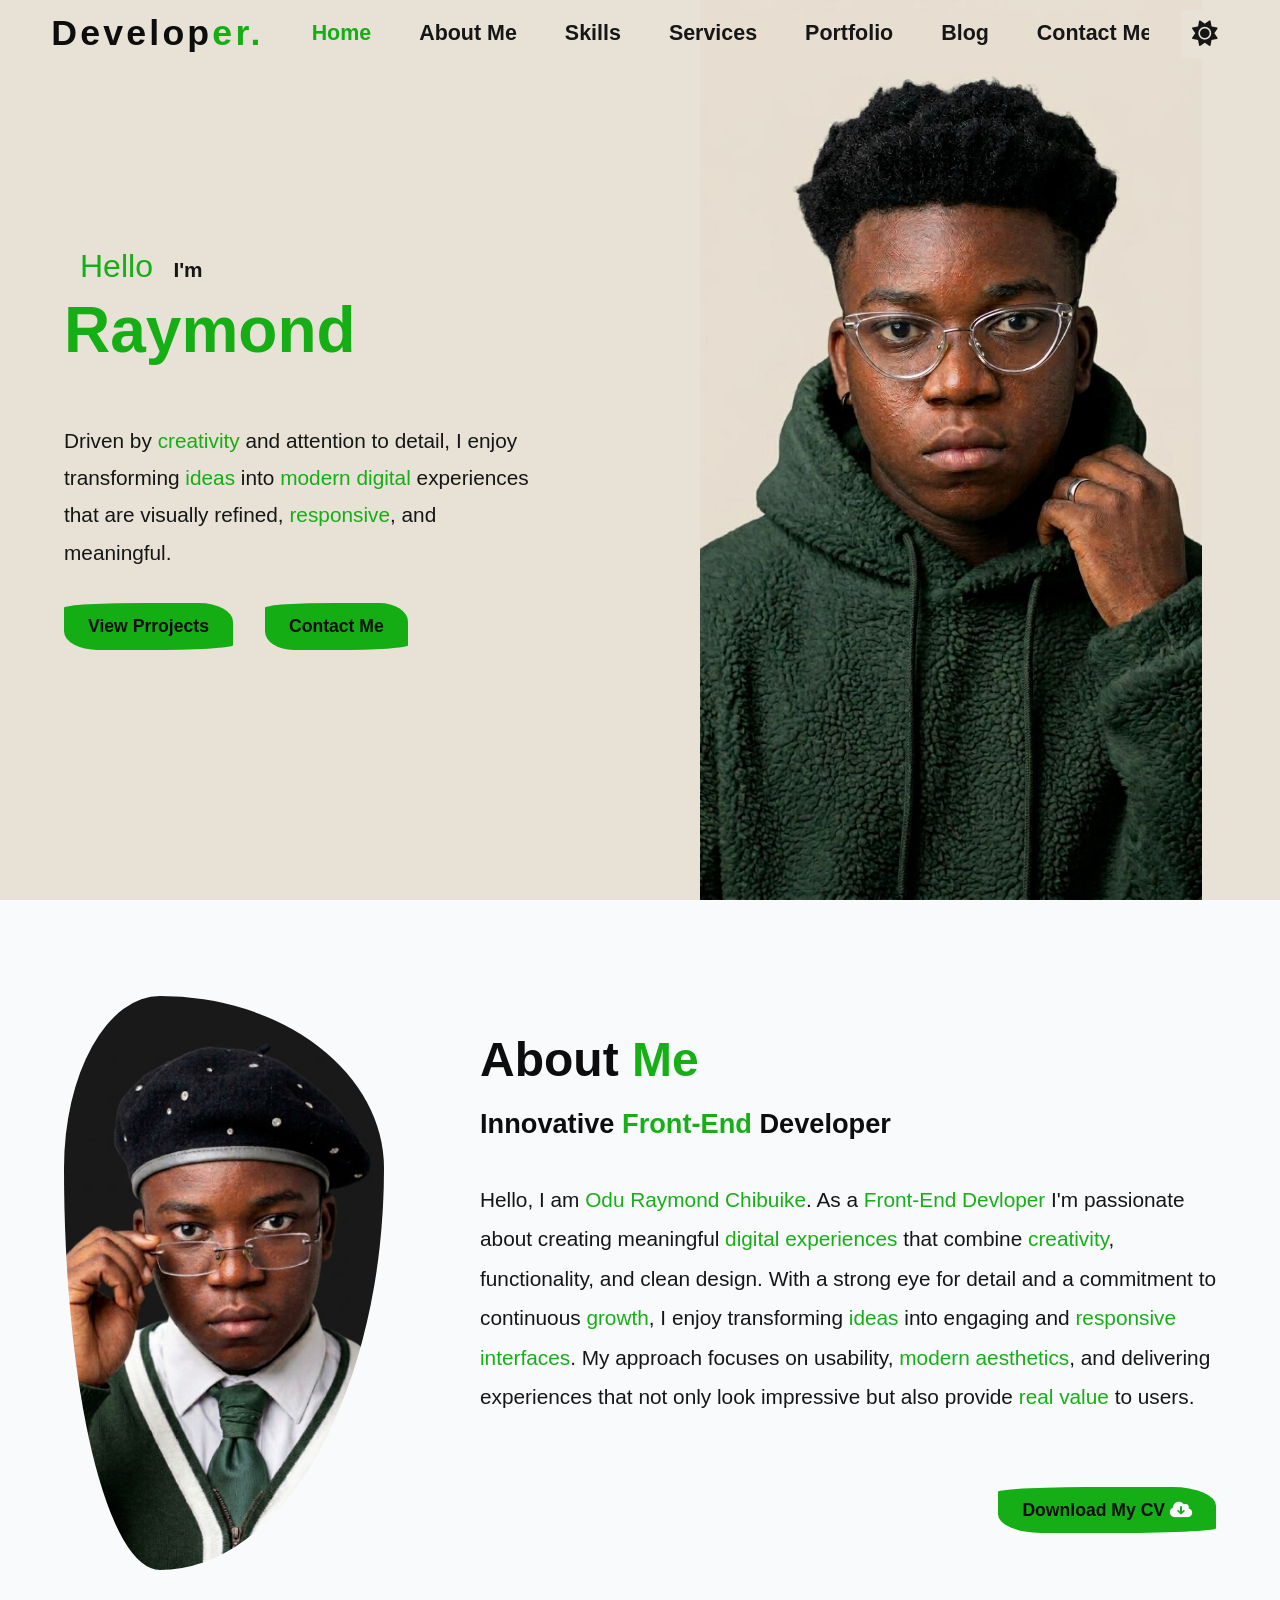
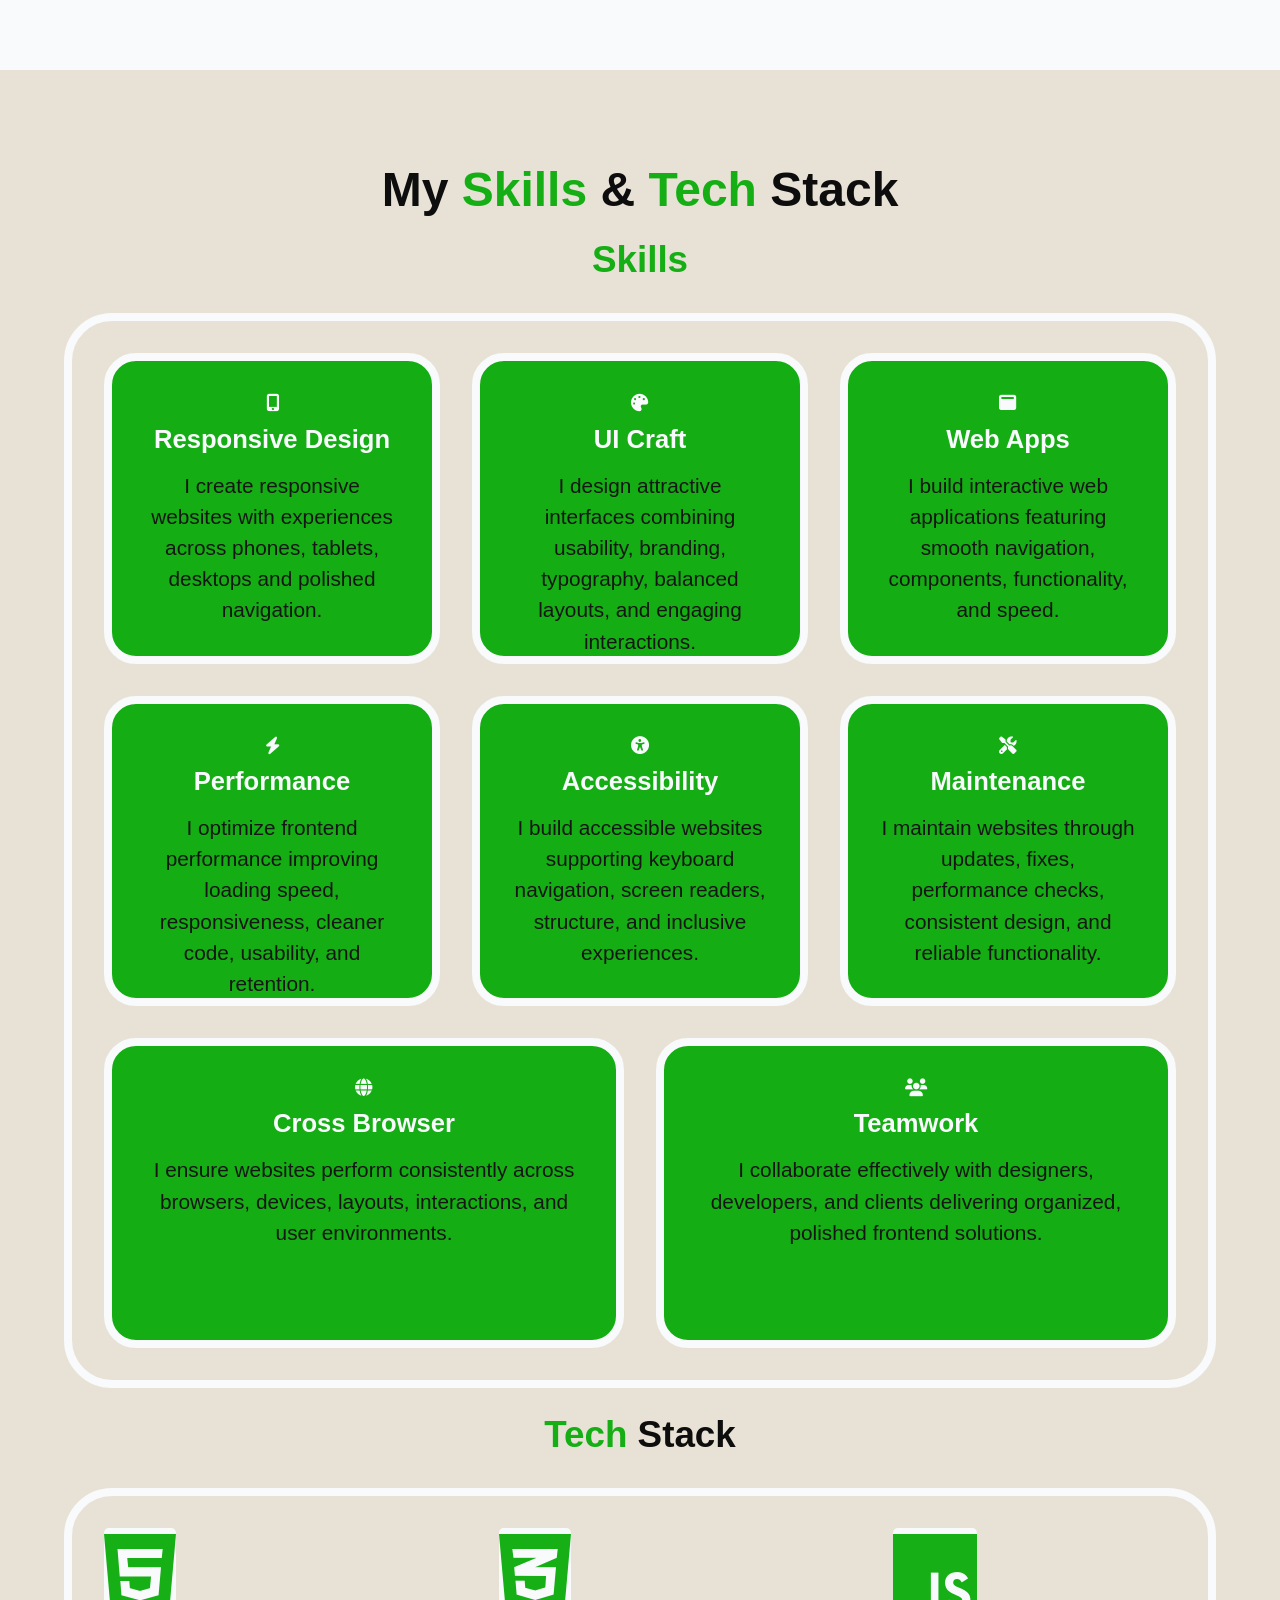
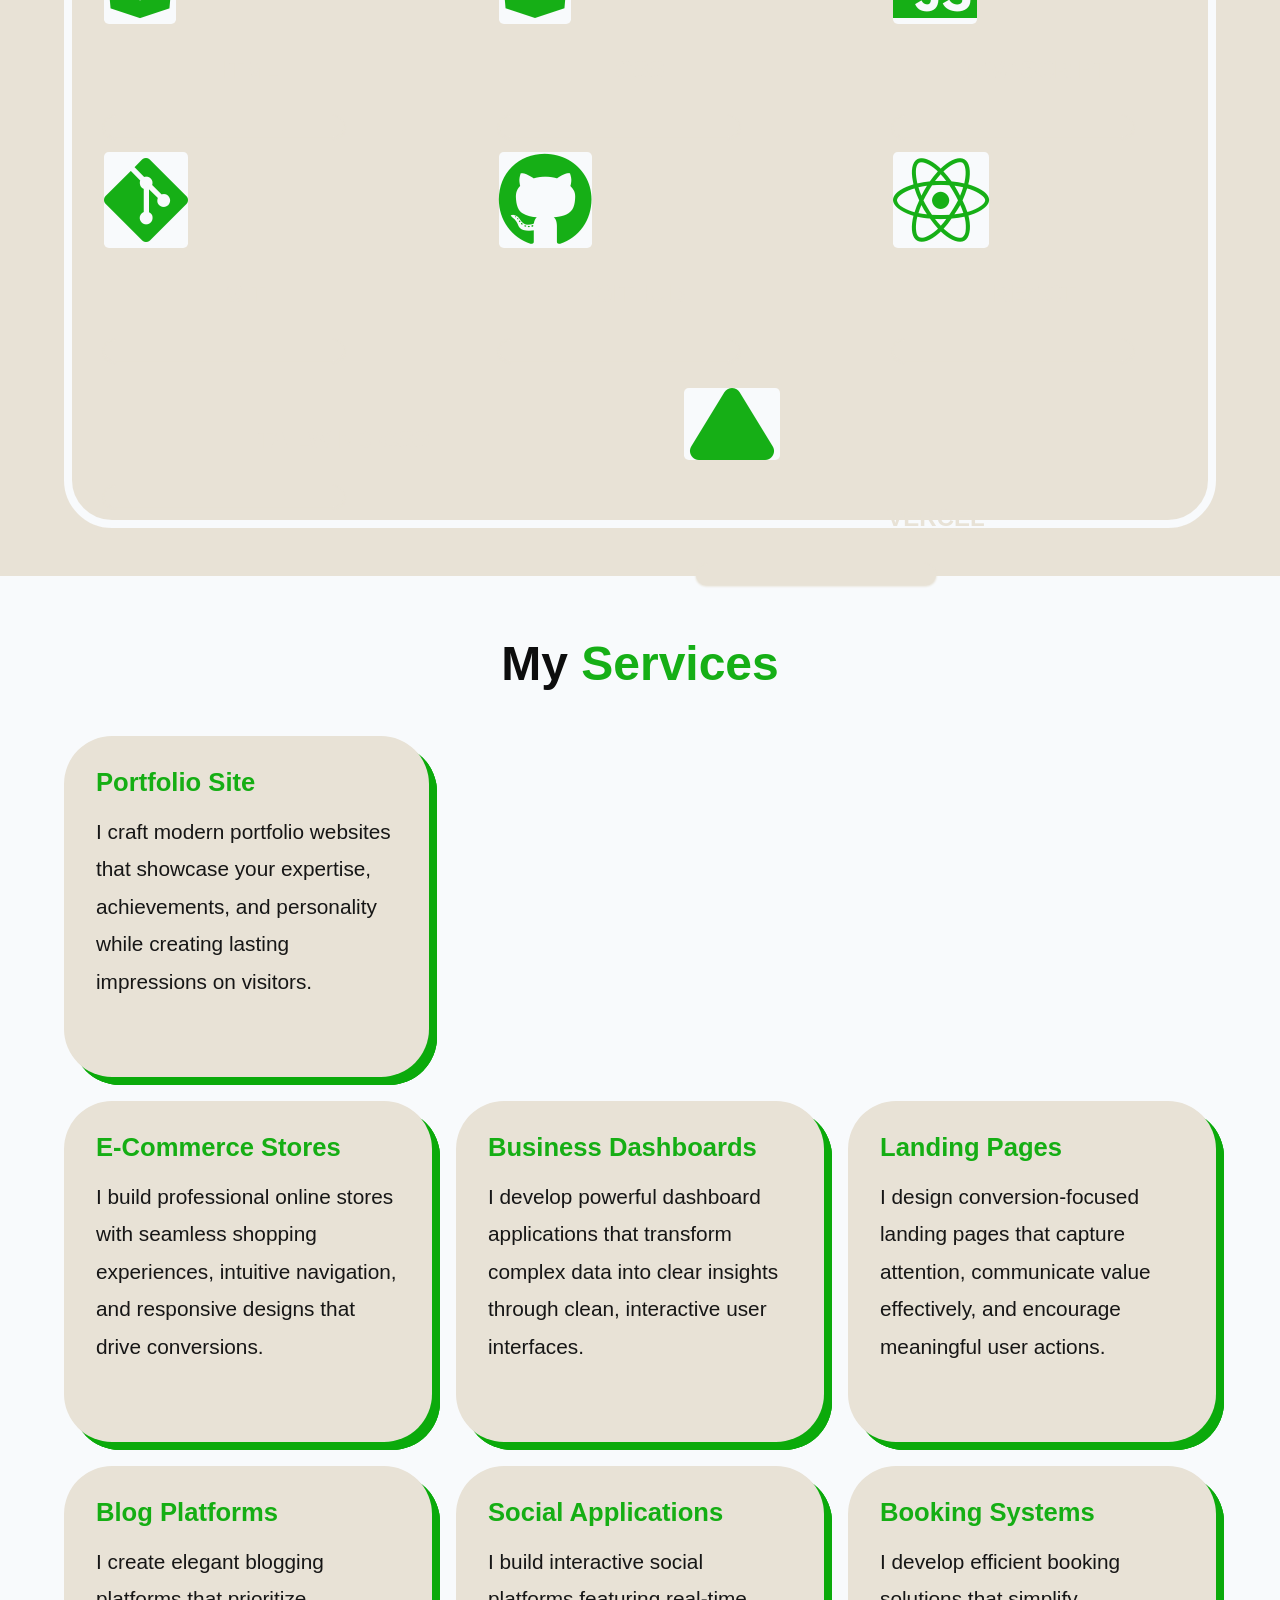
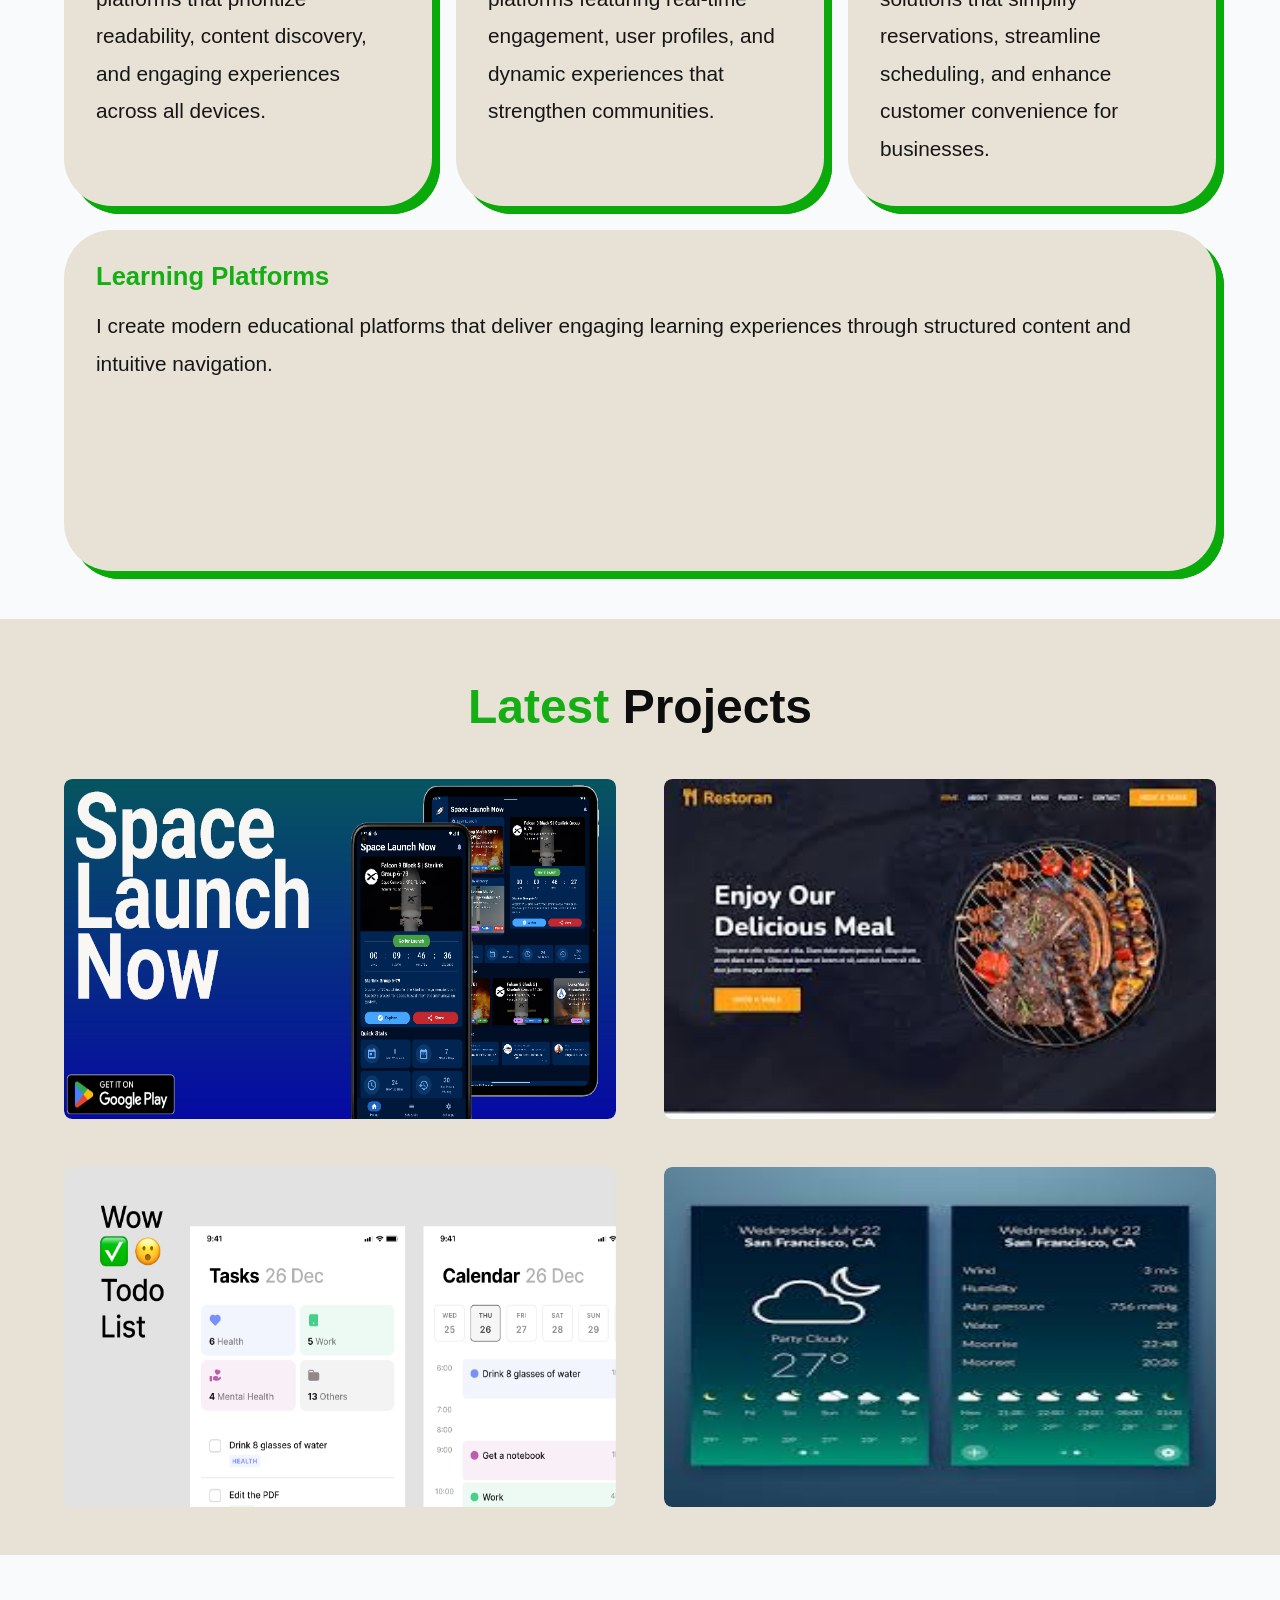
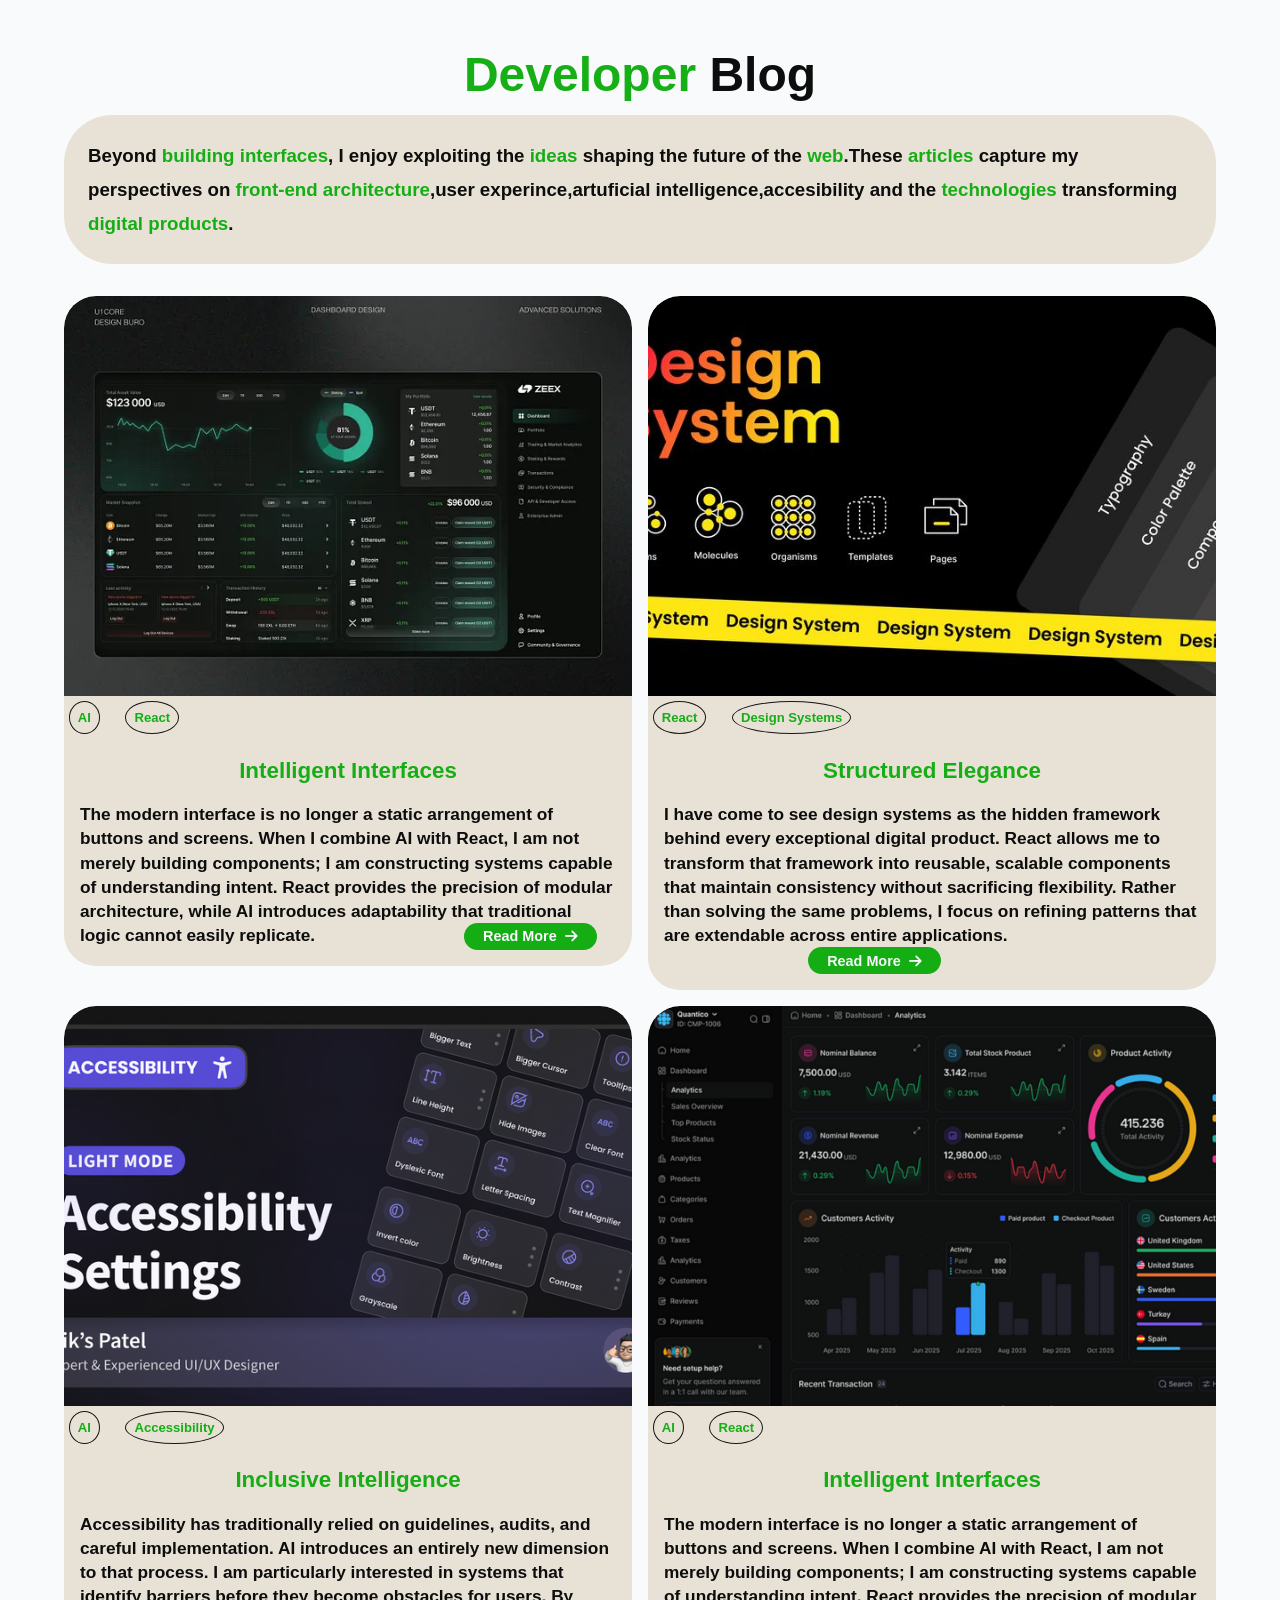
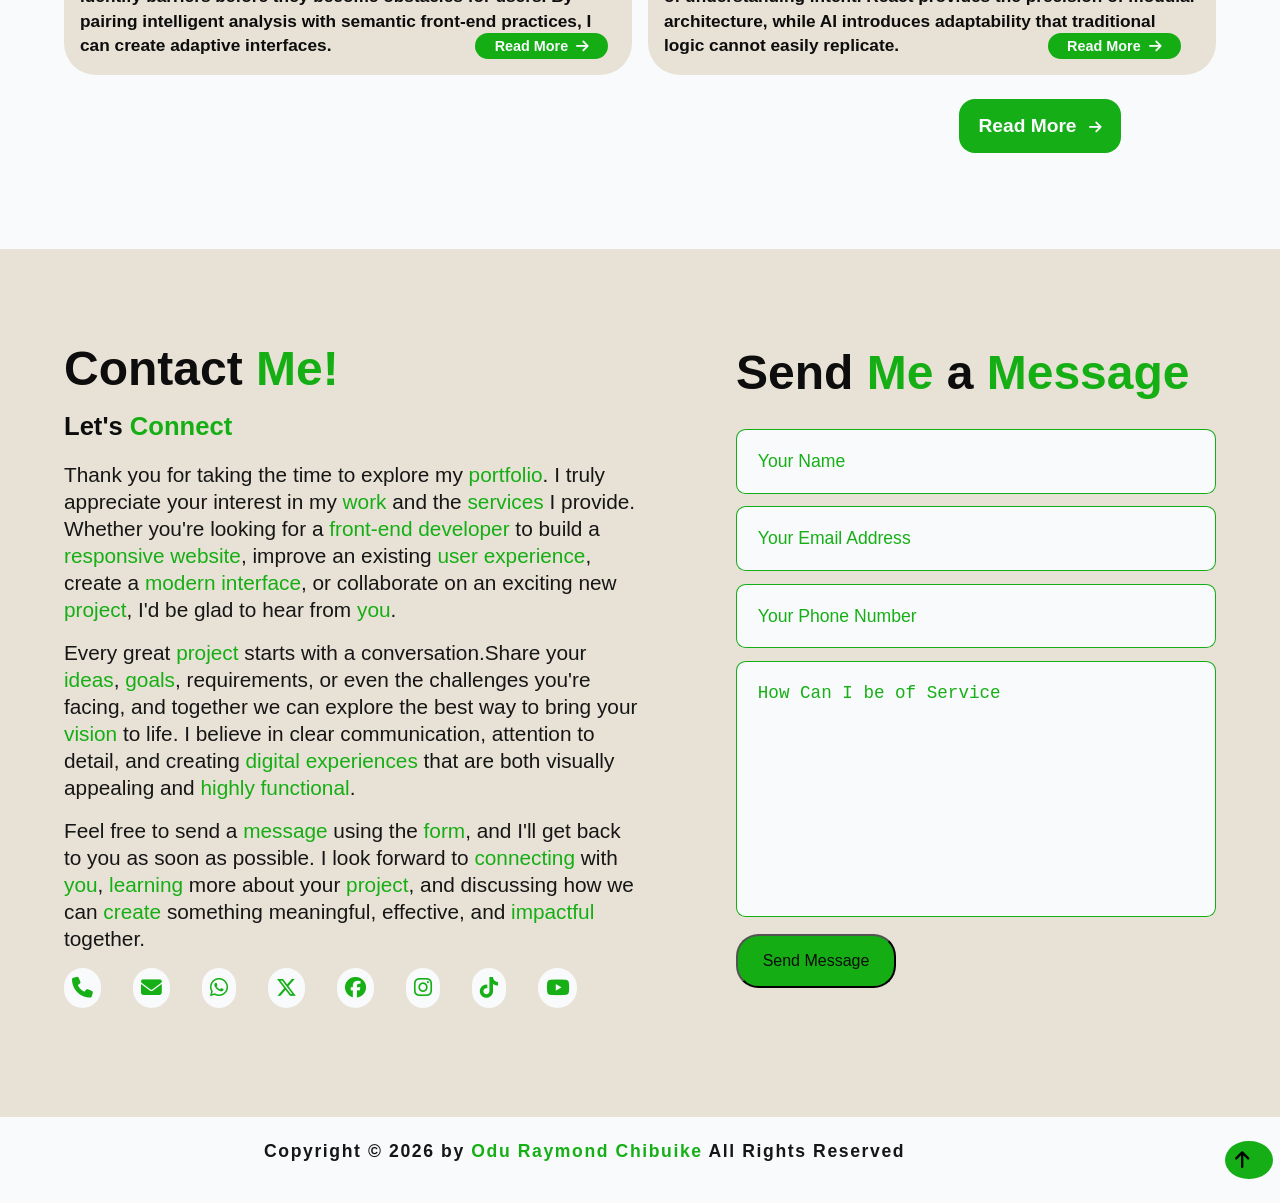
<file: index.html>
<!doctype html>
<html lang="en">
  <head>
    <meta charset="UTF-8" />
    <meta name="viewport" content="width=device-width, initial-scale=1.0" />
    <meta name="keywords" content="frontend developer portfolio, web developer portfolio, responsive web design, HTML CSS JavaScript projects, UI/UX developer portfolio, mobile responsive navigation menu, JavaScript web development, freelance web developer Nigeria">
    <meta name="description" content="Frontend developer portfolio showcasing responsive websites built with HTML, CSS, and JavaScript. Mobile-friendly UI, modern design, and interactive projects including responsive navigation menus and clean web interfaces.">
    <title>Odu Raymond Chibuike</title>
    <link rel="shortcut icon" href="/Assets/Favicon/favicon.jpg" type="image/x-icon" />
    <link rel="stylesheet" href="style.css" />
    <link rel="stylesheet" href="https://cdnjs.cloudflare.com/ajax/libs/font-awesome/6.5.0/css/all.min.css">

  </head>
  <body class="">
    <!-- Header Section  -->
    <header>
      <a href="#" class="logo"
        >Develop<span>er</span><span class="logo-sty">.</span></a
      >
      <ul class="navigation-list">
        <li><a href="#home" class="active">Home</a></li>
        <li><a href="#about">About Me</a></li>
               <li><a href="#skills">Skills</a></li>
        <li><a href="#services">Services</a></li>
        <li><a href="#portfolio">Portfolio</a></li>
        <li><a href="#blog">Blog</a></li>
        <li><a href="#contact">Contact Me</a></li>
      </ul>
 <button id="theme-switch"><i class="fa-solid fa-sun theme-icons"></i>
       <i class="fa-solid fa-moon theme-icons"></i>
        </button>
      <div  id="menu-icon">
      <i class="fa-solid fa-bars menu-icon menu-icon"></i>
      </div>
    </header>

    <!-- Home Section -->
    <section class="home" id="home">
      <div class="home-txt">
        <div class="slide">
          <span class="one">Hello</span>
          <span class="two">I'm</span>
        </div>
        <h1><span>Raymond</span></h1>
        <div class="text-typing">
          <h3 class="typing-text typing-text-1">Front-End<span> Developer</span>.</h3>
          <h3 class="typing-text typing-text-2">UI/UX<span> Designer</span>.</h3>
          <h3 class="typing-text typing-text-3">Content<span> Creator</span>.</h3>
        </div>
        <p>
          Driven by <span>creativity</span> and attention to detail,
           I enjoy transforming <span>ideas</span> into <span>modern digital</span> experiences 
          that are visually refined, <span>responsive</span>, and meaningful.
        </p>
        <div class="cta-btns">
          <a href="#portfolio" class="cta-btn1">View Prrojects</a>
          <a href="https://wa.link/848bq2" target="_blank" class="cta-btn2"><span></span>Contact Me</a>
        </div>
      </div>
    </section>

    <!-- About Section  -->
    <section class="about" id="about">
      <div class="about-img">
        <img src="./Assets/About-Images/About-Img-1.jpeg" alt="Profile-Image" class="abt-img" />
      </div>
      <div class="about-txt">
        <h2>About <span>Me</span></h2>
        <h4>Innovative <span> Front-End </span>Developer</h4>
        <p>
         Hello, I am <span>Odu Raymond Chibuike</span>. As a <span>Front-End Devloper</span> I'm passionate about creating meaningful <span>digital experiences</span> that combine <span>creativity</span>, 
         functionality, and clean design. With a strong eye for detail and a commitment to continuous
          <span>growth</span>, I enjoy transforming <span>ideas</span> into engaging and <span>responsive interfaces</span>. 
          My approach focuses on usability, <span>modern aesthetics</span>, and delivering experiences that 
          not only look impressive but also provide <span>real value</span> to users.

        </p>
        <a href="./Assets/CV/Odu Raymond Chibuike CV .pdf" download class="cta-btn-abt">Download My CV <i class="fa-solid fa-cloud-arrow-down download-btn"></i></a>
      </div>
    </section>

    <!-- Skills Section  -->

    <section class="skills" id="skills">

      <div class="main-txt">
        <h2>My <span>Skills</span> & <span>Tech</span> Stack </h2>
        <h3><span>Skills</span></h3>
      </div>
      
      <div class="tech-skills-items">
        <div class="tech-box">
<div class="s2-icons"><i class="fa-solid fa-mobile-screen-button s2-icons"></i></div>
<h3>Responsive Design</h3>
<p>I create responsive websites with experiences across phones, tablets, 
  desktops and polished navigation.</p>
        </div>
             <div class="tech-box">
<div class="s2-icons"><i class="fa-solid fa-palette s2-icons"></i></div>
<h3>UI Craft</h3>
<p> I design attractive interfaces combining usability, branding, typography,
   balanced layouts, and engaging interactions.</p>
        </div>

             <div class="tech-box">
<div class="s2-icons"><i class="fa-solid fa-window-maximize s2-icons"></i></div>
<h3>Web Apps</h3>
<p>
 I build interactive web applications featuring smooth navigation, 
  components, functionality, and speed.
  </p>
        </div>

             <div class="tech-box">
<div class="s2-icons"><i class="fa-solid fa-bolt s2-icons"></i></div>
<h3>Performance</h3>
<p>I optimize frontend performance improving loading speed, responsiveness,
   cleaner code, usability, and retention.</p>
        </div>
             <div class="tech-box">
<div class="s2-icons"><i class="fa-solid fa-universal-access s2-icons"></i></div>
<h3>Accessibility</h3>
<p> I build accessible websites supporting keyboard navigation,
   screen readers, structure, and inclusive experiences.</p>
        </div>
             <div class="tech-box">
<div class="s2-icons"><i class="fa-solid fa-screwdriver-wrench s2-icons"></i></div>
<h3>Maintenance</h3>
<p>I maintain websites through updates, fixes, performance checks, consistent design,
   and reliable functionality.
</p>
        </div>
                   <div class="tech-box">
<div class="s2-icons"><i class="fa-solid fa-globe s2-icons"></i></div>
<h3>Cross Browser</h3>
<p> I ensure websites perform consistently across browsers, devices, 
  layouts, interactions, and user environments.
</p>
        </div>

                   <div class="tech-box last-tech-box" >
<div class="s2-icons"><i class="fa-solid fa-users s2-icons"></i></div>
<h3>Teamwork</h3>
<p>I  collaborate effectively with designers, developers, and clients delivering organized, polished frontend solutions.
</p>
        </div>
      </div>
        <!-- <hr> -->
         <div class="main-txt">
        <h3><span>Tech</span> Stack</h3>
      </div>
      <div class="tech-stack-items">
        <div class="tech-stack-item" id="HTML">
          <!-- <img src="./Assets/Tech-Stack-Images/Html.jpg" alt="HTML"> -->
           <i class="tech-stack-item-icon fa-brands fa-html5"></i>
          <div class="tech-content-txt">
            <li><h3 class="h">HTML</h3></li>
            <span class="bar"><span class="html"></span></span>
          </div>
        </div>
        <div class="tech-stack-item">
          <i class="tech-stack-item-icon fa-brands fa-css3-alt"></i>
          <div class="tech-content-txt">
            <li><h3>CSS</h3></li>
            <span class="bar"><span class="css"></span></span>
          </div>
        </div>
        <div class="tech-stack-item">
           <i class="tech-stack-item-icon fa-brands fa-js"></i>
           <div class="tech-content-txt">
            <li><h3>JAVASCRIPT</h3></li>
            <span class="bar"><span class="javascript"></span></span>
          </div>
        </div>
        <div class="tech-stack-item">
           <i class="tech-stack-item-icon fa-brands fa-git-alt"></i>
            <div class="tech-content-txt">
            <li><h3 class="g">GIT</h3></li>
            <span class="bar"><span class="git"></span></span>
          </div>
        </div>
        <div class="tech-stack-item">
           <i class="tech-stack-item-icon fa-brands fa-github"></i>
           <div class="tech-content-txt">
            <li><h3>GITHUB</h3></li>
            <span class="bar"><span class="github"></span></span>
          </div>
        </div>
        <div class="tech-stack-item">
            <i class="tech-stack-item-icon fa-brands fa-react"></i>
           <div class="tech-content-txt">
            <li><h3 class="r">REACT</h3></li>
            <span class="bar"><span class="react"></span></span>
          </div>
        </div>
        <div class="tech-stack-item">
            <i class="tech-stack-item-icon fa-brands fa-tailwind-css"></i>
           <div class="tech-content-txt">
            <li><h3 class="r">TAILWIND-CSS</h3></li>
            <span class="bar"><span class="tailwind-css"></span></span>
          </div>
        </div>
        <div class="tech-stack-item">
           <i class="tech-stack-item-icon fa-solid fa-play"></i>
           <div class="tech-content-txt">
            <li><h3 class="v">VERCEL</h3></li>
            <span class="bar"><span class="vercel"></span></span>
          </div>
        </div>
      </div>
      </div>
    </section>
    <!-- Service Section -->
    <section class="services" id="services">
      <div class="main-txt">
    
        <h2>My <span>Services</span></h2>
      </div>
      <div class="services-items">
       <div class="card"> 
        <div class="box">
          <!-- <div class="glass"></div> -->
   <div class="content">
           <h3>Portfolio Site</h3>
          <p>
          I craft modern portfolio websites that showcase your expertise, achievements, 
          and personality while creating lasting impressions on visitors.
          <!-- <a href="#" class="read-more">Read More</a> --> </p>
   </div>
        </div></div>
        <div class="box">
          <div class="s-icons"></div>
          <h3>E-Commerce Stores</h3>
          <p>
           I build professional online stores with seamless shopping experiences,
            intuitive navigation, and responsive designs that drive conversions.
          </p>
          <!-- <a href="#" class="read-more">Read More</a> -->
        </div>
        <div class="box">
          <div class="s-icons"></div>
          <h3>Business Dashboards</h3>
          <p>
           I develop powerful dashboard applications that transform 
           complex data into clear insights through clean, interactive user interfaces.
          </p>
          <!-- <a href="#" class="read-more">Read More</a> -->
        </div>
              <div class="box">
          <div class="s-icons"></div>
          <h3>Landing Pages</h3>
          <p>
          I design conversion-focused landing pages that capture attention, 
          communicate value effectively, and encourage meaningful user actions.
          <!-- <a href="#" class="read-more">Read More</a> -->
        </div>
        <div class="box">
          <div class="s-icons"></div>
          <h3>Blog Platforms</h3>
          <p>
          I create elegant blogging platforms that prioritize readability, 
          content discovery, and engaging experiences across all devices.
          <!-- <a href="#" class="read-more">Read More</a> -->
        </div>
        <div class="box">
          <div class="s-icons"></div>
          <h3>Social Applications</h3>
          <p>
           I build interactive social platforms featuring real-time engagement, 
           user profiles, and dynamic experiences that strengthen communities.
          </p>
          <!-- <a href="#" class="read-more">Read More</a> -->
        </div>
        <div class="box">
          <div class="s-icons"></div>
          <h3>Booking Systems</h3>
          <p>
           I develop efficient booking solutions that simplify reservations, 
           streamline scheduling, and enhance customer convenience for businesses.
          </p>
          <!-- <a href="#" class="read-more">Read More</a> -->
        </div>
              <div class="box">
          <div class="s-icons"></div>
          <h3>Learning Platforms</h3>
          <p>
          I create modern educational platforms that deliver engaging learning
           experiences through structured content and intuitive navigation.
          <!-- <a href="#" class="read-more">Read More</a> -->
        </div>
      </div>
    </section>

    <!-- Portfolio Section  -->
    <section class="portfolio" id="portfolio">
      <div class="main-txt">
        <h2><span>Latest</span> Projects</h2>
      </div>
      <div class="portfolio-content">
        <div class="row">
          <img src="./Assets/Projects-Images/Space Launch.png" alt="portfolio-img-1" />
          <div class="layer">
            <h5>SpaceX Launch Tracker</h5>
            <p>
              A responsive dashboard that delivers real-time SpaceX mission data, launch schedules,
               and rocket details through a clean interface designed for speed, clarity, and exploration.
            </p>
           <div class="p-icons">
             <a href="#portfolio" class="fa-brands fa-github p-icon"></a>
             <a href="#portfolio" class="fa-solid fa-arrow-up-right-from-square p-icon"></a>
           </div>
          </div>
        </div>
        <div class="row">
          <img src="./Assets/Projects-Images/Restaurant.jfif" alt="portfolio-img-1" />
          <div class="layer">
            <h5>Restaurant Landing Page</h5>
            <p>
          A modern restaurant website showcasing menus, featured dishes, reservations, 
          and brand identity through elegant visuals, smooth interactions, and a mobile-first user experience.
            </p>
             <div class="p-icons">
             <a href="#portfolio" class="fa-brands fa-github p-icon"></a>
             <a href="#portfolio" class="fa-solid fa-arrow-up-right-from-square p-icon"></a>
           </div>
          </div>
        </div>
        <div class="row">
          <img src="./Assets/Projects-Images/To-do.png" alt="portfolio-img-1" />
          <div class="layer">
            <h5>To-Do App</h5>
            <p>
             A streamlined productivity application that helps users organize tasks, manage priorities, and track 
             progress with an intuitive interface focused on simplicity and efficiency.
            </p>
             <div class="p-icons">
             <a href="#portfolio" class="fa-brands fa-github p-icon"></a>
             <a href="#portfolio" class="fa-solid fa-arrow-up-right-from-square p-icon"></a>
           </div>
          </div>
        </div>
        <div class="row">
          <img src="./Assets/Projects-Images/Weather app.jfif" alt="portfolio-img-1" />
          <div class="layer">
            <h5>Weather App</h5>
            <p>
    A dynamic weather application providing real-time forecasts, temperature updates, 
    and atmospheric conditions through a responsive interface designed for quick, accessible insights.
            </p>
             <div class="p-icons">
             <a href="#portfolio" class="fa-brands fa-github p-icon"></a>
             <a href="#portfolio" class="fa-solid fa-arrow-up-right-from-square p-icon"></a>
           </div>
          </div>
        </div>
        
        </div>
      </div>
    </section>

    <!-- Blog Section  -->
<section class="blog" id="blog">
  <div class="main-txt">
    <h2><span>Developer</span> Blog</h2>
    <h3 class="intro-txt">Beyond <span>building interfaces</span>, I enjoy exploiting the <span>ideas</span> shaping the future of the <span>web</span>.These <span>articles</span>
      capture my perspectives on <span>front-end architecture</span>,user experince,artuficial intelligence,accesibility and the 
     <span> technologies</span> transforming <span>digital products</span>.
    </h3>
  </div>
  <div class="blog-cards">
    <div class="blog-card">
      <img src="./Assets/Blog-Images/Blog-Img-1.webp" alt="Blog-Image" class="blog-img"> 
      <div class="topics">
        <div class="topic"><span><h3>AI</h3></span></div>
        <div class="topic"><span><h3>React</h3></span></div>
      </div>
      <div class="blog-txt">
        <h3 class="blog-header">Intelligent Interfaces</h3>
        <h4 class="blog-content" >The modern interface is no longer a static arrangement of buttons and screens. When I combine AI with React, I am not merely building components; I am constructing systems capable of understanding intent. React provides the precision of modular architecture, while AI introduces adaptability that traditional logic cannot easily replicate.  <div class="read-more"><a href="#">Read More</a><i class="fa-solid fa-arrow-right"></i></div></h4>
            
      </div>

    </div>
      <div class="blog-card">
      <img src="./Assets/Blog-Images/Blog-Img-2.jpeg" alt="Blog-Image" class="blog-img"> 
      <div class="topics">
        <div class="topic"><span><h3>React</h3></span></div>
        <div class="topic"><span><h3>Design Systems</h3></span></div>
      </div>
      <div class="blog-txt">
        <h3 class="blog-header">Structured Elegance</h3>
        <h4 class="blog-content">
I have come to see design systems as the hidden framework behind every exceptional digital product. React allows me to transform that framework into reusable, scalable components that maintain consistency without sacrificing flexibility. Rather than solving the same problems, I focus on refining patterns that are extendable across entire applications.  <div class="read-more"><a href="#">Read More</a><i class="fa-solid fa-arrow-right"></i></div></h4>
      </div>
      
    </div>
         <div class="blog-card">
      <img src="./Assets/Blog-Images/Blog-Img-3.png" alt="Blog-Image" class="blog-img"> 
      <div class="topics">
        <div class="topic"><span><h3>AI</h3></span></div>
        <div class="topic"><span><h3>Accessibility</h3></span></div>
      </div>
      <div class="blog-txt">
        <h3 class="blog-header">Inclusive Intelligence</h3>
        <h4 class="blog-content">
Accessibility has traditionally relied on guidelines, audits, and careful implementation. AI introduces an entirely new dimension to that process. I am particularly interested in systems that identify barriers before they become obstacles for users. By pairing intelligent analysis with semantic front-end practices, I can create adaptive interfaces.<div class="read-more"><a href="#">Read More</a><i class="fa-solid fa-arrow-right"></i></div></h4>
    </div>
    </div>
        <div class="blog-card">
      <img src="./Assets/Blog-Images/Blog-Img-4.png" alt="Blog-Image" class="blog-img"> 
      <div class="topics">
        <div class="topic"><span><h3>AI</h3></span></div>
        <div class="topic"><span><h3>React</h3></span></div>
      </div>
      <div class="blog-txt">
        <h3 class="blog-header">Intelligent Interfaces</h3>
        <h4 class="blog-content">
The modern interface is no longer a static arrangement of buttons and screens. When I combine AI with React, I am not merely building components; I am constructing systems capable of understanding intent. React provides the precision of modular architecture, while AI introduces adaptability that traditional logic cannot easily replicate.  <div class="read-more"><a href="#">Read More</a><i class="fa-solid fa-arrow-right"></i></div></h4>
      </div>
    </div>
     <div class="main-read-more"><a href="./Blog.html" >Read More</a> <i class="fa-solid fa-arrow-right"></i></div>
  </div>

</section>
    <!-- Contact  Section  -->
    <section class="contact" id="contact">
      <div class="contact-txt">
        <h2>Contact <span>Me!</span></h2>
        <h4>Let's <span>Connect</span></h4>
        <p>
      Thank you for taking the time to explore my <span>portfolio</span>. I truly 
      appreciate your interest in my <span>work</span> and the <span>services</span>
       I provide. Whether you're looking for a <span>front-end developer</span> to
        build a <span>responsive website</span>, improve an existing <span>user 
          experience</span>, create a <span>modern interface</span>, or collaborate
           on an exciting new <span>project</span>, I'd be glad to hear from <span>
            you</span>.
        </p>
        <p>Every great <span>project</span> starts with a conversation.Share your 
          <span>ideas</span>, <span>goals</span>, requirements, or even the 
          challenges you're facing, and together we can explore the best way to 
          bring your <span>vision</span> to life. I believe in clear communication, 
          attention to detail, and creating <span>digital experiences</span> that
           are both visually appealing and <span>highly functional</span>.
          </p>
        <p>Feel free to send a <span>message</span> using the <span>form</span>, and
           I'll get back to you as soon as possible. I look forward to <span>
            connecting</span> with <span>you</span>, <span>learning</span> more
             about your <span>project</span>, and discussing how we can <span>create
</span> something meaningful, effective, and <span>impactful</span> together.
</p>
        <div class="list">
          <li><a href="tel:+2349169161440" target="_blank"><i class="fa-solid fa-phone"></i></a></li>
          <li><a href="mailto:raymonodg@gmail.com" target="_blank"><i class="fa-solid fa-envelope"></i></a></li>
          <li><a href="https://wa.link/848bq2" target="_blank"><i class="fa-brands fa-whatsapp"></i></a></li>
          <li><a href="https://x.com/TechWithRaymond" target="_blank"><i class="fa-brands fa-x-twitter"></i></a></li>
          <li><a href="https://www.facebook.com/share/19EHFvQNpi/" target="_blank"><i class="fa-brands fa-facebook"></i></a></li>
          <li><a href="https://www.instagram.com/techwithraymond?igsh=MTQ0NXduMXBoaWZkag" target="_blank"><i class="fa-brands fa-instagram"></i></a></li>
          <li><a href="https://www.tiktok.com/@techwithraymond5?_r=1&_t=ZS-975LdaBm4TF" target="_blank"><i class="fa-brands fa-tiktok"></i></a></li>
          <li><a href="https://youtube.com/@techwithraymond?si=tY1joc6x4R10bSQJ" target="_blank"><i class="fa-brands fa-youtube"></i></a></li>
        </div>
        </div>
        <!-- <div class="contact-icons">
          <a href="#">facebook</a>
          <a href="#">tiktok</a>
          <a href="#">twitter</a>
          <a href="#">youtube</a>
          <a href="#">instagram</a>
        </div> -->
        <div class="contact-form">
           <h2 class="contact-label">Send <span> Me </span> a <span>Message</span></h2>
          <form id="contactForm" action="https://api.web3forms.com/submit" method="POST">
  <input type="hidden" name="access_key" value="5cdb5514-46d9-4370-8739-a79b82528131">
                      <input type="name" placeholder="Your Name" name="name" required />
            <input type="email" placeholder="Your Email Address" name="email"required />
            <input type="text," placeholder="Your Phone Number" name="number" />
            <textarea
            name="message"
              cols="35 "
              rows="10"
              placeholder="How Can I be of Service"
              required
            ></textarea>
              <button type="submit" class="
              submit">Send Message</button>

          </form>
        </div>
      </div>
    </section>

    <!-- Footer Section -->
     <footer class="footer" id="footer">
        <div class="foot">
            <div class="last-txt">
                <p>Copyright &copy; 2026 by <span>Odu Raymond Chibuike</span> All Rights Reserved</p> </div>
                <div class="top">
                    <a href="#home"><i class="fa-solid fa-arrow-up up-arrow"></i></a>
                     <!-- <i class="fa-solid fa-house"></i> -->
                </div>
     </footer>
<script src="./script.js"></script>
  </body>
</html>
</file>
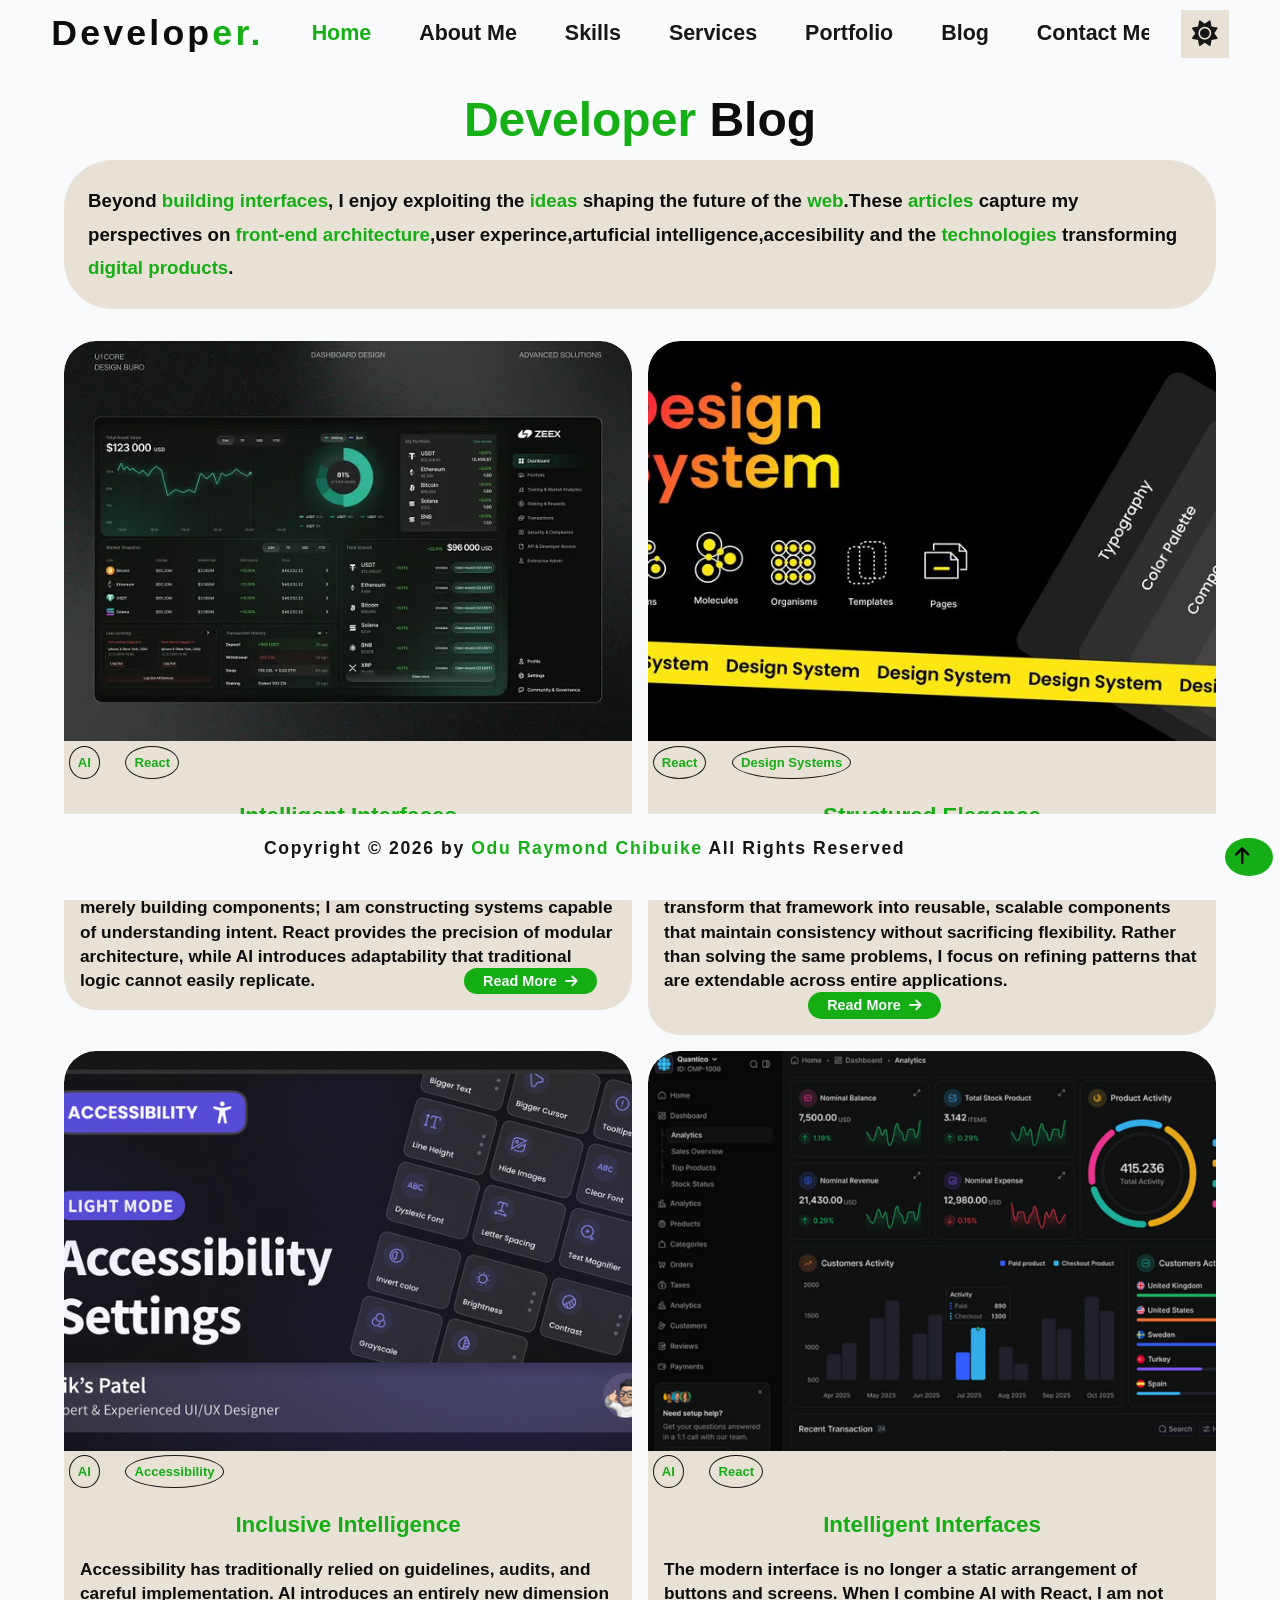
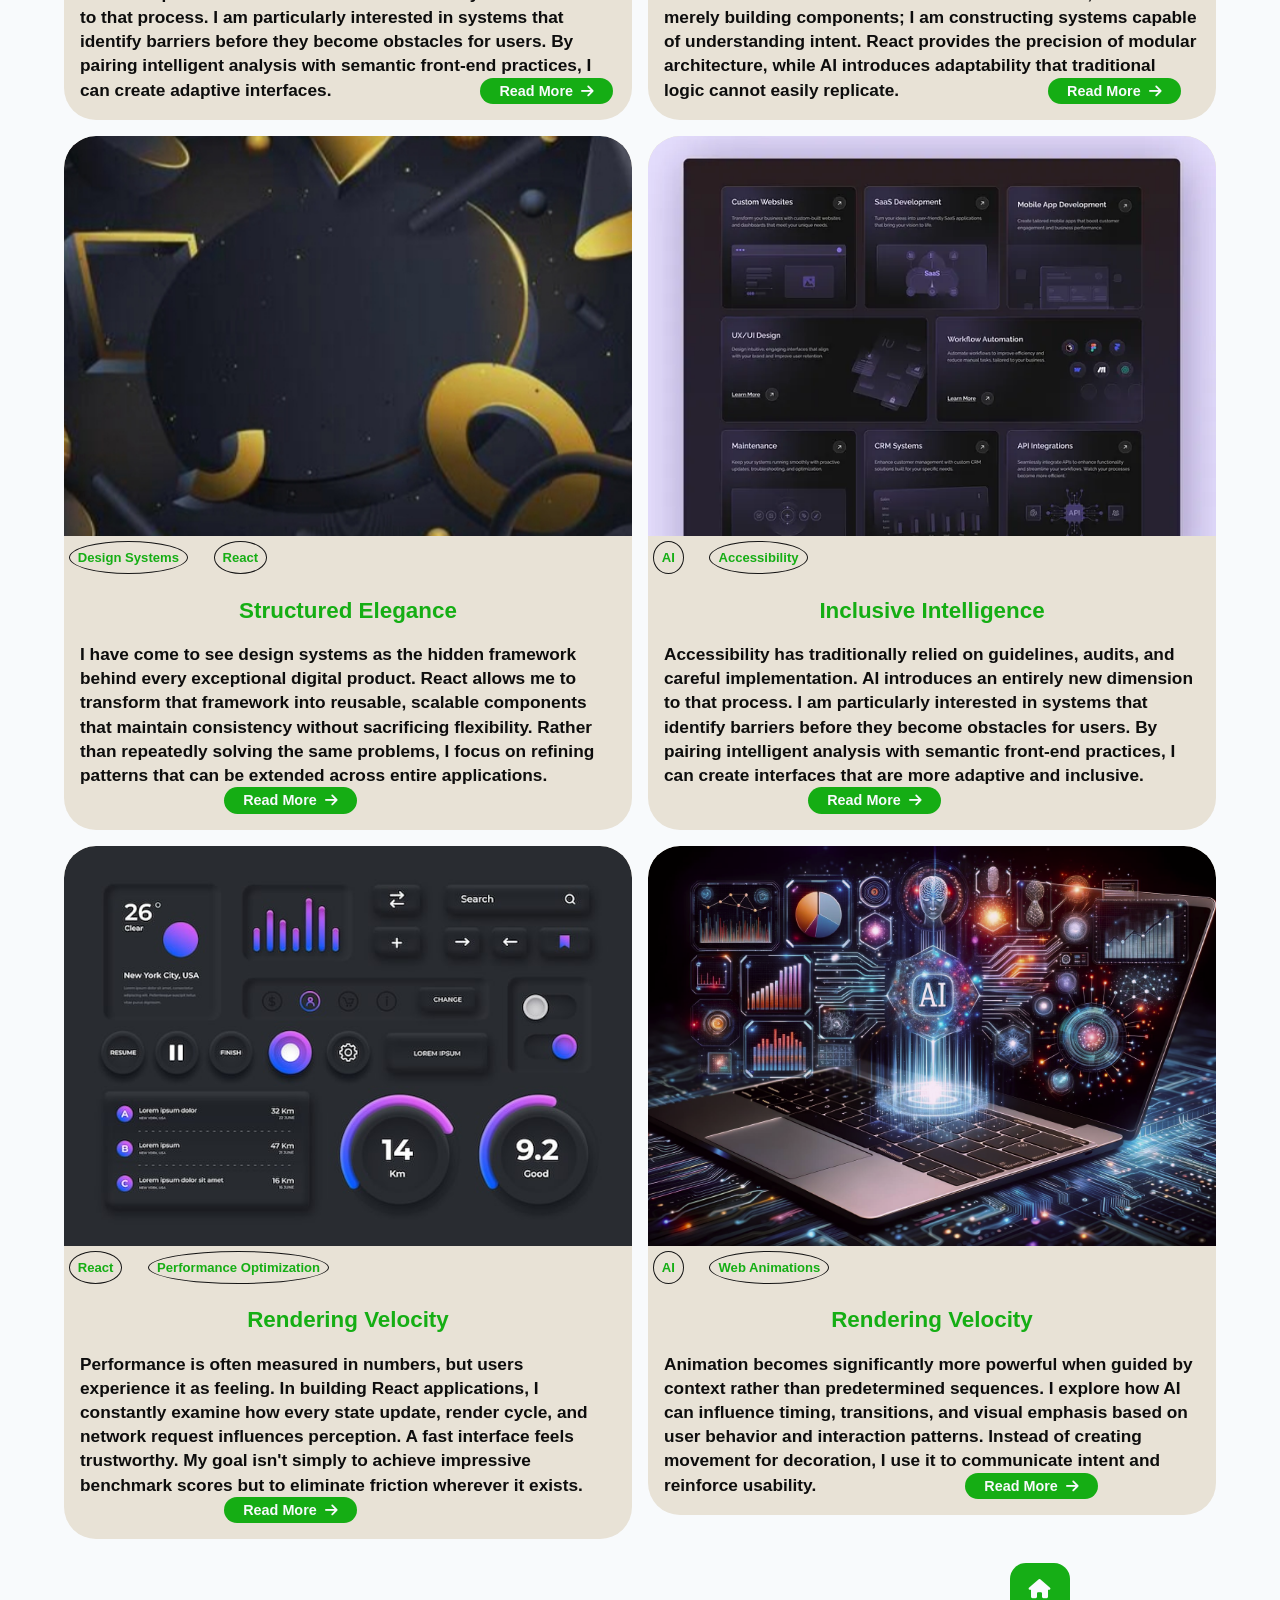
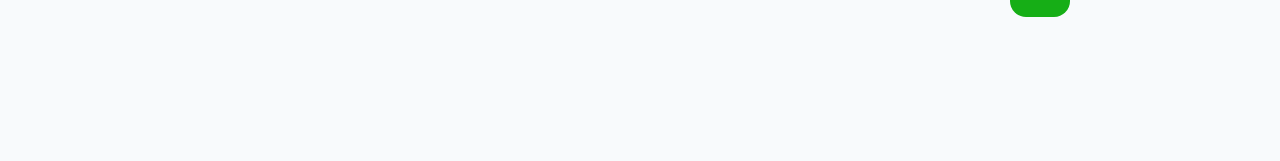
<file: Blog.html>
<!doctype html>
<html lang="en">
  <head>
    <meta charset="UTF-8" />
    <meta name="viewport" content="width=device-width, initial-scale=1.0" />
    <meta name="keywords" content="frontend developer portfolio, web developer portfolio, responsive web design, HTML CSS JavaScript projects, UI/UX developer portfolio, mobile responsive navigation menu, JavaScript web development, freelance web developer Nigeria">
    <meta name="description" content="Frontend developer portfolio showcasing responsive websites built with HTML, CSS, and JavaScript. Mobile-friendly UI, modern design, and interactive projects including responsive navigation menus and clean web interfaces.">
    <title>Odu Raymond Chibuike</title>
    <link rel="shortcut icon" href="/Assets/Favicon/favicon.jpg" type="image/x-icon" />
    <link rel="stylesheet" href="style.css" />
      <link rel="stylesheet" href="https://cdnjs.cloudflare.com/ajax/libs/font-awesome/6.5.0/css/all.min.css">
    <link rel="stylesheet" href="blog.css">
  </head>
  <header>
    <a href="#" class="logo"
      >Develop<span>er</span><span class="logo-sty">.</span></a
    >
    <ul class="navigation-list">
      <li><a href="#home" class="active">Home</a></li>
      <li><a href="#about">About Me</a></li>
      <li><a href="#skills">Skills</a></li>
      <li><a href="#services">Services</a></li>
      <li><a href="#portfolio">Portfolio</a></li>
      <li><a href="#blog">Blog</a></li>
      <li><a href="#contact">Contact Me</a></li>
    </ul>
    <button id="theme-switch">
      <i class="fa-solid fa-sun theme-icons"></i>
      <i class="fa-solid fa-moon theme-icons"></i>
    </button>
    <div class="menu-icon" id="menu-icon">
      <i class="fa-solid fa-bars"></i>
    </div>
  </header>

  <section class="blog" id="blog">
    <div class="main-txt">
      <h2><span>Developer</span> Blog</h2>
      <h3 class="intro-txt">
        Beyond <span>building interfaces</span>, I enjoy exploiting the
        <span>ideas</span> shaping the future of the <span>web</span>.These
        <span>articles</span> capture my perspectives on
        <span>front-end architecture</span>,user experince,artuficial
        intelligence,accesibility and the
        <span> technologies</span> transforming <span>digital products</span>.
      </h3>
    </div>
    <div class="blog-cards">
      <div class="blog-card">
        <img
          src="./Assets/Blog-Images/Blog-Img-1.webp"
          alt="Blog-Image"
          class="blog-img"
        />
        <div class="topics">
          <div class="topic">
            <span><h3>AI</h3></span>
          </div>
          <div class="topic">
            <span><h3>React</h3></span>
          </div>
        </div>
        <div class="blog-txt">
          <h3 class="blog-header">Intelligent Interfaces</h3>
          <h4 class="blog-content">
            The modern interface is no longer a static arrangement of buttons
            and screens. When I combine AI with React, I am not merely building
            components; I am constructing systems capable of understanding
            intent. React provides the precision of modular architecture, while
            AI introduces adaptability that traditional logic cannot easily
            replicate.
            <div class="read-more">
              <a href="#">Read More</a><i class="fa-solid fa-arrow-right"></i>
            </div>
          </h4>
        </div>
      </div>
      <div class="blog-card">
        <img
          src="./Assets/Blog-Images/Blog-Img-2.jpeg"
          alt="Blog-Image"
          class="blog-img"
        />
        <div class="topics">
          <div class="topic">
            <span><h3>React</h3></span>
          </div>
          <div class="topic">
            <span><h3>Design Systems</h3></span>
          </div>
        </div>
        <div class="blog-txt">
          <h3 class="blog-header">Structured Elegance</h3>
          <h4 class="blog-content">
            I have come to see design systems as the hidden framework behind
            every exceptional digital product. React allows me to transform that
            framework into reusable, scalable components that maintain
            consistency without sacrificing flexibility. Rather than solving the
            same problems, I focus on refining patterns that are extendable
            across entire applications.
            <div class="read-more">
              <a href="#">Read More</a><i class="fa-solid fa-arrow-right"></i>
            </div>
          </h4>
        </div>
      </div>
      <div class="blog-card">
        <img
          src="./Assets/Blog-Images/Blog-Img-3.png"
          alt="Blog-Image"
          class="blog-img"
        />
        <div class="topics">
          <div class="topic">
            <span><h3>AI</h3></span>
          </div>
          <div class="topic">
            <span><h3>Accessibility</h3></span>
          </div>
        </div>
        <div class="blog-txt">
          <h3 class="blog-header">Inclusive Intelligence</h3>
          <h4 class="blog-content">
            Accessibility has traditionally relied on guidelines, audits, and
            careful implementation. AI introduces an entirely new dimension to
            that process. I am particularly interested in systems that identify
            barriers before they become obstacles for users. By pairing
            intelligent analysis with semantic front-end practices, I can create
            adaptive interfaces.
            <div class="read-more">
              <a href="#">Read More</a><i class="fa-solid fa-arrow-right"></i>
            </div>
          </h4>
        </div>
      </div>
      <div class="blog-card">
        <img
          src="./Assets/Blog-Images/Blog-Img-4.png"
          alt="Blog-Image"
          class="blog-img"
        />
        <div class="topics">
          <div class="topic">
            <span><h3>AI</h3></span>
          </div>
          <div class="topic">
            <span><h3>React</h3></span>
          </div>
        </div>
        <div class="blog-txt">
          <h3 class="blog-header">Intelligent Interfaces</h3>
          <h4 class="blog-content">
            The modern interface is no longer a static arrangement of buttons
            and screens. When I combine AI with React, I am not merely building
            components; I am constructing systems capable of understanding
            intent. React provides the precision of modular architecture, while
            AI introduces adaptability that traditional logic cannot easily
            replicate.
            <div class="read-more">
              <a href="#">Read More</a><i class="fa-solid fa-arrow-right"></i>
            </div>
          </h4>
        </div>
      </div>

      <div class="blog-card">
        <img
          src="./Assets/Blog-Images/Blog-Img-5.jpg"
          alt="Blog-Image"
          class="blog-img"
        />
        <div class="topics">
          <div class="topic">
            <span><h3>Design Systems</h3></span>
          </div>
          <div class="topic">
            <span><h3>React</h3></span>
          </div>
        </div>
        <div class="blog-txt">
          <h3 class="blog-header">Structured Elegance</h3>
          <h4 class="blog-content">
            I have come to see design systems as the hidden framework behind
            every exceptional digital product. React allows me to transform that
            framework into reusable, scalable components that maintain
            consistency without sacrificing flexibility. Rather than repeatedly
            solving the same problems, I focus on refining patterns that can be
            extended across entire applications.
            <div class="read-more">
              <a href="#">Read More</a><i class="fa-solid fa-arrow-right"></i>
            </div>
          </h4>
        </div>
      </div>
      <div class="blog-card">
        <img
          src="./Assets/Blog-Images/Blog-Img-6.webp"
          alt="Blog-Image"
          class="blog-img"
        />
        <div class="topics">
          <div class="topic">
            <span><h3>AI</h3></span>
          </div>
          <div class="topic">
            <span><h3>Accessibility</h3></span>
          </div>
        </div>
        <div class="blog-txt">
          <h3 class="blog-header">Inclusive Intelligence</h3>
          <h4 class="blog-content">
            Accessibility has traditionally relied on guidelines, audits, and
            careful implementation. AI introduces an entirely new dimension to
            that process. I am particularly interested in systems that identify
            barriers before they become obstacles for users. By pairing
            intelligent analysis with semantic front-end practices, I can create
            interfaces that are more adaptive and inclusive.

            <div class="read-more">
              <a href="#">Read More</a><i class="fa-solid fa-arrow-right"></i>
            </div>
          </h4>
        </div>
      </div>
      <div class="blog-card">
        <img
          src="./Assets/Blog-Images/Blog-Img-7.jpg"
          alt="Blog-Image"
          class="blog-img"
        />
        <div class="topics">
          <div class="topic">
            <span><h3>React</h3></span>
          </div>
          <div class="topic">
            <span><h3>Performance Optimization</h3></span>
          </div>
        </div>
        <div class="blog-txt">
          <h3 class="blog-header">Rendering Velocity</h3>
          <h4 class="blog-content">
            Performance is often measured in numbers, but users experience it as
            feeling. In building React applications, I constantly examine how
            every state update, render cycle, and network request influences
            perception. A fast interface feels trustworthy. My goal isn't simply
            to achieve impressive benchmark scores but to eliminate friction
            wherever it exists.

            <div class="read-more">
              <a href="#">Read More</a><i class="fa-solid fa-arrow-right"></i>
            </div>
          </h4>
        </div>
      </div>
      <div class="blog-card">
        <img
          src="./Assets/Blog-Images/Blog-Img-8.png"
          alt="Blog-Image"
          class="blog-img"
        />
        <div class="topics">
          <div class="topic">
            <span><h3>AI</h3></span>
          </div>
          <div class="topic">
            <span><h3>Web Animations</h3></span>
          </div>
        </div>
        <div class="blog-txt">
          <h3 class="blog-header">Rendering Velocity</h3>
          <h4 class="blog-content">
            Animation becomes significantly more powerful when guided by context
            rather than predetermined sequences. I explore how AI can influence
            timing, transitions, and visual emphasis based on user behavior and
            interaction patterns. Instead of creating movement for decoration, I
            use it to communicate intent and reinforce usability.

            <div class="read-more">
              <a href="#">Read More</a><i class="fa-solid fa-arrow-right"></i>
            </div>
          </h4>
        </div>
      </div>
      <div class="main-read-more main-read-more-footer">
        <a href="./index.html"><i class="fa-solid fa-home"></i></a>
        <!-- <i class="fa-solid fa-arrow-right"></i> -->
      </div>
    </div>
  </section>

  <footer class="footer blog-footer" id="footer" >
        <div class="foot">
            <div class="last-txt">
                <p>Copyright &copy; 2026 by <span>Odu Raymond Chibuike</span> All Rights Reserved</p> </div>
                <div class="top">
                    <a href="#blog"><i class="fa-solid fa-arrow-up up-arrow"></i></a>
                     <!-- <i class="fa-solid fa-house"></i> -->
                </div>
     </footer>
  <script src="./script.js"></script>
</html>
</file>
<file: style.css>
* {
  padding: 0;
  margin: 0;
  box-sizing: border-box;
  text-decoration: none;
  list-style: none;
  scroll-behavior: smooth;
}
html {
  overflow-x: hidden;
}
:root {
  --bg-color: #f8fafc;
  --second-bg-color: #e8e2d6;
  --text-color: #0d0d0d;
  --second-color: #161616;
  --main-color: #0bab0bf3;
  --big-font: 4rem;
  --h2-font: 3rem;
  --p-font: 1.3rem;
  --home-image: url(./Assets/Home-Images/Home-Img-2.jpg);
  --about-image: url(./Assets/About-Images/About-Img-1.jpeg);
  --white: #000;
  /* --opacity: 0.85: ; */
}
.dark-mode {
  --bg-color: #0d0d0d;
  --second-bg-color: #161616;
  --text-color: #f8fafc;
  --second-color: #e8e2d6;
  --home-image: url(./Assets/Home-Images/Home-Img-1.jpg);
  --black: #000;
}
body {
  background: var(--bg-color);
  color: var(--text-color);
  max-width: 100%;
  overflow-x: hidden;
  /* padding-left: 2rem; */
  padding: none;
  margin: none;
  ::selection {
    background-color: var(--main-color);
  }
  /* font-family: -apple-system, BlinkMacSystemFont, "Segoe UI", sans-serif; */
  /* font-family: "Segoe UI", Tahoma, Geneva, Verdana, sans-serif; */
  /* font-family: Georgia, "Times New Roman", Times, serif; */
  font-family:
    "Trebuchet MS", "Lucida Sans Unicode", "Lucida Grande", "Lucida Sans",
    Arial, sans-serif;
}

header {
  position: fixed;
  width: 100%;
  top: 0;
  right: 0;
  z-index: 1000;
  display: flex;
  align-items: center;
  justify-content: space-between;
  flex-wrap: nowrap;
  gap: 1rem;
  background: transparent;
  padding: 0.6rem 4%;
  border-bottom: 1px solid transparent;
  transition: all 0.4s ease;
}
header.sticky {
  background: var(--second-bg-color);
  border-bottom: 0.0001rem solid var(--second-color);
  padding: 1rem;
}
.logo {
  color: var(--text-color);
  font-size: 2.23rem;
  font-weight: 900;
  letter-spacing: 0.2rem;
  left: 10px;
  font-family: "Gill Sans", "Gill Sans MT", Calibri, "Trebuchet MS", sans-serif;
}
span {
  color: var(--main-color);
}
.navigation-list {
  display: flex;
  margin-left: 1rem;
  gap: 1rem;
  flex: 1 1 auto;
  justify-content: flex-start;
  overflow: auto;
  -webkit-overflow-scrolling: touch;
}
.navigation-list a {
  color: var(--second-color);
  font-size: 1.34rem;
  font-weight: 600;
  margin: 0 1rem;
  transition: all 0.45s ease;
  white-space: nowrap;
}
.navigation-list a:hover {
  color: var(--main-color);
}
.navigation-list a.active {
  color: var(--main-color);
}
#menu-icon {
  color: var(--text-color);
  z-index: 10001;
  cursor: pointer;
  /* margin-left: 2rem; */
  display: none;
}
/* .menu-icons{
  co
} */
.theme-icons {
  color: var(--second-color);
  font-size: 1.6rem;
}
#theme-switch {
  height: 3rem;
  width: 3rem;
  padding: 0;
  border: none;
  background-color: var(--second-bg-color);
  display: flex;
  justify-content: center;
  align-items: center;
  margin-left: 1rem;
  flex: 0 0 auto;
  cursor: pointer;
}
#theme-switch i:last-child {
  display: none;
}
.dark-mode #theme-switch i:first-child {
  display: none;
}

.dark-mode #theme-switch i:last-child {
  display: block;
}
section {
  padding: 10rem 15% 8rem;
  width: 100%;
  min-height: auto;
  height: auto;
}
.home {
  position: relative;
  min-height: 100vh;
  height: auto;
  width: 100%;
  background: var(--home-image);
  background-color: var(--second-bg-color);
  background-size: cover;
  background-size: contain;
  background-repeat: no-repeat;
  background-position: 90%;
  display: flex;
  align-items: center;
  justify-content: flex-start;
  padding: 8rem 15% 6rem;
}
.slide {
  margin-bottom: 0.7rem;
}
.one {
  display: inline-block;
  /* margin-right: rem; */
  height: 2rem;
  padding: 0 1rem;
  line-height: 2rem;
  font-size: 2rem;
  border-radius: 0.2rem;
  color: var(--main-color);
  /* background: var(--main-color); */
}
.two {
  display: inline-block;
  color: var(--second-color);
  font-size: 1.3rem;
  font-weight: 600;
}
.home-txt h1 {
  font-size: var(--big-font);
  font-weight: 800;
  color: var(--text-color);
  list-style: 1.1;
  margin: 0 0 0.4rem;
}
.home-txt h3 {
  color: var(--text-color);
  margin: 0 0 1.8rem;
  font-size: 2.5rem;
  font-weight: 800;
  line-height: 1.1;
}
.home-txt p {
  color: var(--second-color);
  font-size: var(--p-font);
  line-height: 1.8;
  width: 30rem;
  /* margin-bottom: 2.1rem; */
}
.cta-btns {
  display: inline-flex;
  align-items: center;
  justify-content: center;
  margin-top: 2rem;
}
.cta-btn1 {
  display: inline-block;
  padding: 0.8rem 1.5rem;
  background: var(--main-color);
  border-radius: 50%20%/10%40%;
  color: var(--text-color);
  font-size: 1.1rem;

  font-weight: 700;
  transition: all 0.45s ease;
}
.cta-btn1:hover {
  transform: scale(0.9);
}
.cta-btn2 {
  display: inline-flex;
  align-items: center;
  justify-content: center;
  font-size: 1.1rem;
  font-weight: 700;
  color: var(--text-color);
  margin-left: 2rem;
  transition: all 0.45s ease;
  background: var(--main-color);
  padding: 0.8rem 1.5rem;
  border-radius: 50%20%/10%40%;
}
.cta-btn2:hover {
  transform: scale(0.9);
}
.about {
  display: flex;
  align-items: center;
  justify-content: center;
  gap: 8rem;
  padding: 6rem 15% 6rem;
  min-height: auto;
  height: auto;
}
.about-img {
  width: 10rem;
  height: auto;
  width: 100%;
  /* border-radius: 30%70%70%30%/30%30%70%70%; */
}
.abt-img {
  width: max-content;
  width: 20rem;
  border-radius: 30%70%70%30%/30%30%70%70%;
  /* border-radius: 50%; */
}
.about-txt h2 {
  font-size: var(--h2-font);
  line-height: 1;
}
.text-typing {
  height: 3rem;
  line-height: 3rem;
  position: relative;
  min-width: 35rem;
}

.typing-text {
  position: absolute;
  margin: 0;
  padding: 0 1.3rem;
  top: 0;
  left: 0;
  opacity: 0;
  visibility: hidden;
}

.typing-text-1 {
  animation: show-1 12s steps(1) infinite;
}

.typing-text-2 {
  animation: show-2 12s steps(1) infinite;
}

.typing-text-3 {
  animation: show-3 12s steps(1) infinite;
}

.typing-text::after {
  content: "";
  position: absolute;
  width: 2px;
  height: 100%;
  background: var(--main-color);
  border-left: 0.1rem solid var(--main-color);
  right: -8px;
  animation: cursor-blink 0.7s infinite;
}

@keyframes show-1 {
  0% {
    opacity: 1;
    visibility: visible;
  }
  33% {
    opacity: 1;
    visibility: visible;
  }
  33.1% {
    opacity: 0;
    visibility: hidden;
  }
  100% {
    opacity: 0;
    visibility: hidden;
  }
}

@keyframes show-2 {
  0% {
    opacity: 0;
    visibility: hidden;
  }
  33% {
    opacity: 0;
    visibility: hidden;
  }
  33.1% {
    opacity: 1;
    visibility: visible;
  }
  66% {
    opacity: 1;
    visibility: visible;
  }
  66.1% {
    opacity: 0;
    visibility: hidden;
  }
  100% {
    opacity: 0;
    visibility: hidden;
  }
}

@keyframes show-3 {
  0% {
    opacity: 0;
    visibility: hidden;
  }
  66% {
    opacity: 0;
    visibility: hidden;
  }
  66.1% {
    opacity: 1;
    visibility: visible;
  }
  99% {
    opacity: 1;
    visibility: visible;
  }
  100% {
    opacity: 0;
    visibility: hidden;
  }
}

@keyframes cursor-blink {
  0%,
  49% {
    opacity: 1;
  }
  50%,
  100% {
    opacity: 0;
  }
}
.about-txt h4 {
  font-size: 1.7rem;
  font-weight: 800;
  color: var(--text-color);
  line-height: 1.8;
  margin: 1rem 0 1.9rem;
}
.about-txt p {
  color: var(--second-color);
  font-size: var(--p-font);
  line-height: 1.9;
  margin-bottom: 4.4rem;
}
.cta-btn-abt {
  display: block;
  padding: 0.8rem 1.5rem;
  background: var(--main-color);
  border-radius: 50%20%/10%40%;
  color: var(--text-color);
  font-size: 1.1rem;
  font-weight: 700;
  float: right;
  transition: all 0.45s ease;
}
.cta-btn-abt:hover {
  transform: scale(0.9);
}
.download-btn {
  color: var(--bg-color);
  font-size: 1.1rem;
}
.skills {
  background-color: var(--second-bg-color);
  padding: 4rem 5% 6rem;
  height: auto;
  min-height: auto;
}
.skills .main-txt h3 {
  font-size: 2.3rem;
  padding-top: 1.6rem;
}
.skills .main-txt h2 {
  padding-top: 3rem;
}
.tech-skills-items {
  display: flex;
  margin-top: 2rem;
  gap: 2rem;
  align-items: center;
  justify-content: center;
  flex-wrap: wrap;
  border: 0.5rem solid;
  border-color: var(--bg-color);
  border-radius: 3rem;
  width: 100%;
  height: auto;
  min-height: auto;
  padding: 2rem;
}
.tech-box {
  padding: 2rem;
  display: block;
  text-align: center;
  width: 20rem;
  height: 19.4rem;
  border: 0.5rem solid var(--bg-color);
  border-radius: 2rem;
  background-color: var(--main-color);
  transition: 0.45s ease all;
}
.s2-icons {
  color: var(--bg-color);
  margin-bottom: 0.4rem;
  font-size: 1.1rem;
}
/* .card .box .glass {
  position: absolute;
  top: 0rem;
  left: 0rem;
  height: 100%;
  width: 50%;
  background: gray;
  display: block;
  pointer-events: none;
} */
.tech-box:hover {
  transform: translateY(1rem);
}
/* .s2-icons {
  font-size: 1.3rem;
  color: var(--bg-color);
} */
.tech-box h3 {
  padding-bottom: 1rem;
  font-size: 1.6rem;
  color: var(--bg-color);
}
.tech-box p {
  line-height: 1.5;
  font-size: var(--p-font);
  color: var(--second-color);
}
/* .last-tech-box {
  border-bottom: 1px solid var(--bg-color);
} */
.tech-stack-items {
  display: flex;
  justify-content: center;
  align-items: center;
  gap: 7rem;
  flex-wrap: wrap;
  height: auto;
  min-height: auto;
  border: 0.5rem solid;
  border-color: var(--bg-color);
  border-radius: 3rem;
  margin-top: 2rem;
  padding: 2rem;
}
.tech-stack-item {
  width: 14rem;
  height: 7rem;
  transition: 0.45s ease;
}
.tech-stack-item:hover .tech-stack-item-icon {
  color: #000;
  background-color: var(--main-color);
}
.fa-play {
  transform: rotate(-90deg);
}
.tech-stack-item-icon {
  color: var(--main-color);
  font-size: 6rem;
  background: var(--bg-color);
  background-size: 8rem;
  /* padding: 3rem; */
  border-radius: 0.3rem;
}
.tech-stack-item:hover {
  transform: translateY(-10px);
}
.tech-stack-item:hover img {
  transform: scale(1.1);
}
.tech-stack-item:hover h3 {
  color: var(--main-color);
}
.tech-stack-item:hover .bar {
  background: var(--bg-color);
  border: 0.1rem solid var(--second-color);
  box-shadow:
    0 1px 3px #333333,
    0 1px 2px #000;
}
.tech-stack-item:hover .bar span {
  background: linear-gradient(135deg, #0bab0bf3 10%, #013601f3 100%);
}
/* #HTML:hover {
  animation: html 0.1s ease;
} */
.tech-stack-item img {
  width: 13rem;
  height: 9rem;
  border-radius: 50%;
}
.tech-content-txt li {
  margin: 1.3rem 0;
  padding: 0.7rem;
}
/* .h {
  margin-top: 5.3rem;
}
.g {
  margin-top: 7.3rem;
}
.r {
  margin-top: 5.5rem;
}
.v {
  margin-top: 2.5rem;
} */
.tech-content-txt h3 {
  font-size: 1.5rem;
  text-align: center;
  font-weight: 800;
  color: var(--second-bg-color);
}
/* .hr {
  height: 1rem;
  background-color: var(--main-color); */
/* } */
.bar {
  background: var(--second-bg-color);
  display: block;
  height: 1.3rem;
  width: 15rem;
  border: 0.1rem solid var(--second-bg-color);
  border-radius: 0.7rem;
  overflow: hidden;
  box-shadow:
    0 1px 3px var(--second-bg-color),
    0 1px 2px var(--second-bg-color);
  transition: all 0.3s cubic-bezier(0.25, 0.8, 0.25, 1);
  /* display: none; */
}
/* .bar:hover {
  box-shadow:
    0 14px 28px #0d0d0d,
    0 10px 10px #333333;
} */
.bar span {
  height: 1.3rem;
  float: left;
  /* background: linear-gradient(135deg, #161616 0%, #161616 100%); */
}
.html {
  width: 90%;
  animation: html 3s;
  /* margin-top: 30rem; */
}
@keyframes html {
  0% {
    width: 0%;
  }
  100% {
    width: 90%;
  }
}
.css {
  width: 80%;
  animation: css 3s;
  /* margin-top: 30rem; */
}
@keyframes css {
  0% {
    width: 0%;
  }
  100% {
    width: 50%;
  }
}
.javascript {
  width: 65%;
  animation: javascript 3s;
  /* margin-top: 30rem; */
}
@keyframes javascript {
  0% {
    width: 0%;
  }
  100% {
    width: 65%;
  }
}
.git {
  width: 50%;
  animation: git 3s;
  /* margin-top: 30rem; */
}
@keyframes git {
  0% {
    width: 0%;
  }
  100% {
    width: 50%;
  }
}
.github {
  width: 40%;
  animation: github 3s;
  /* margin-top: 30rem; */
}
@keyframes github {
  0% {
    width: 0%;
  }
  100% {
    width: 40%;
  }
}
.react {
  width: 65%;
  animation: react 3s;
  /* margin-top: 30rem; */
}
@keyframes react {
  0% {
    width: 0%;
  }
  100% {
    width: 60%;
  }
}
.tailwind-css {
  width: 48%;
  animation: tailwind-css 3s;
  /* margin-top: 30rem; */
}
@keyframes tailwind-css {
  0% {
    width: 0%;
  }
  100% {
    width: 48%;
  }
}
.vercel {
  width: 30%;
  animation: vercel 3s;
  /* margin-top: 30rem; */
}
@keyframes vercel {
  0% {
    width: 0%;
  }
  100% {
    width: 30%;
  }
}
.services {
  background-color: var(--bg-color);
  padding: 4rem 5% 6rem;
  height: auto;
  min-height: auto;
}
.main-txt {
  text-align: center;
}
.main-txt p {
  color: var(--second-color);
  font-size: 1rem;
  margin-bottom: 1rem;
}
.main-txt h2 {
  font-size: var(--h2-font);
  line-height: 1;
  padding-top: 1rem;
}
.services-items {
  display: flex;
  flex-wrap: wrap;
  align-items: center;
  gap: 1.5rem;
  margin-top: 3rem;
  width: 200wh;
}

.box {
  background: var(--second-bg-color);
  padding: 2rem;
  height: 21.3rem;
  border-radius: 3rem;
  width: 20rem;
  transition: all 0.45s ease;
  /* position: relative; */
  /* z-index: 1000; */
  box-shadow:
    var(--main-color) 0.5rem 0.5rem,
    var(--main-color) 0.5rem 0.5rem,
    var(--main-color) 0.5rem 0.5rem;
}
/* .box::after {
  content: "";
  position: absolute;
  height: 100%;
  width: 100%;
  background: firebrick;
  top: 50%;
  left: 50%;
  transform: translate(-50% -50%);
  z-index: -10001;
  /* padding: 0.5rem; */
/* border-radius: inherit;
  inset: 1px;
} */
.box:hover {
  transform: translateY(0.5rem);
  box-shadow: none;
}
.box h3 {
  color: var(--main-color);
  font-size: 1.6rem;
  font-weight: 700;
  margin-bottom: 1rem;
}
.box p {
  color: var(--second-color);
  font-size: var(--p-font);
  line-height: 1.8;
  margin-bottom: 1.7rem;
}
.portfolio {
  padding: 4rem 5% 6rem;
  background-color: var(--second-bg-color);
  height: auto;
  min-height: auto;
}
.portfolio-content {
  display: flex;
  gap: 6rem;
  margin-top: 3rem;
  flex-wrap: wrap;
  justify-content: center;
}
.row {
  position: relative;
  overflow: hidden;
  border-radius: 0.5rem;
  cursor: pointer;
  width: 18rem;
  height: 20rem;
}
.row img {
  width: 100%;
  height: 100%;
  display: block;
  border-radius: 0.5rem;
  transition: transform 0.5s ease;
}
.layer {
  width: 100%;
  height: 0;
  background: linear-gradient(180deg, var(--bg-color), #0bab0bf3);
  position: absolute;
  border-radius: 0.5rem;
  left: 0;
  bottom: 0;
  overflow: hidden;
  display: flex;
  flex-direction: column;
  align-items: center;
  justify-content: center;
  text-align: center;
  padding: 0 2.3rem;
  transition: height 0.5s;
  opacity: 0.85;
}
.layer h5 {
  font-size: 1.2rem;
  font-weight: 700;
  margin-bottom: 1rem;
}
.layer p {
  color: var(--second-color);
  font-size: 1rem;
  line-height: 1.8;
}
.row:hover img {
  transform: scale(1.1);
}
.row:hover .layer {
  height: 100%;
}

.blog {
  padding: 4rem 5% 6rem;
  height: auto;
  min-height: auto;
}
.blog .main-txt h2 {
  margin-top: 2rem;
}
.intro-txt {
  text-align: left;
  margin-top: 1rem;
  margin-bottom: 2rem;
  line-height: 1.8;
  background: var(--second-bg-color);
  padding: 1.5rem;
  border-radius: 3rem;
}
.blog-cards {
  display: flex;
  flex-wrap: wrap;
  gap: 1rem;
  align-items: flex-start;
  margin-bottom: 3rem;
  justify-content: center;
  height: auto;
  min-height: auto;
}
.blog-card {
  width: 20.5rem;
  height: auto;
  display: flex;
  flex-direction: column;
  background: var(--second-bg-color);
  border-radius: 2rem;
  border: solid var(--black) 0.3rem;
  transition: 0.4s ease;
  overflow: hidden;
}
.blog-card:hover {
  transform: translateX(0.5rem);
}
.blog-card img {
  width: 100%;
  height: 25rem;
  object-fit: cover;
  border-radius: 2rem 2rem 0 0;
  border-bottom: 0.2rem solid var(--black);
}
.topics {
  display: flex;
  gap: 1rem;
  /* margin-bottom: 0.3rem; */
}
.topic {
  padding: 0.5rem;
  margin: 0.3rem;
  font-size: 0.7rem;
  border-radius: 50%;
  border: 0.1rem solid var(--second-color);
}
.blog-txt {
  background: var(--black);
  border-radius: 0 0 1.8rem 1.8rem;
  font-size: 1.08rem;
  line-height: 1.4;
  display: flex;
  flex-direction: column;
  flex: 1 1 auto;
}
.blog-txt .blog-header {
  color: var(--main-color);
  text-align: center;
  /* margin-bottom: 1rem; */
  padding-top: 1rem;
  font-size: 1.4rem;
}
.blog-txt .blog-content {
  text-align: left;
  padding: 1rem;
}
.read-more {
  display: inline-block;
  padding: 0.2rem 1.2rem;
  gap: 1rem;
  background: var(--main-color);
  color: var(--second-color);
  font-size: 0.9rem;
  font-weight: 600;
  border-radius: 1rem;
  transition: 0.45s ease;
  margin-left: 9rem;
  /* margin-top: 0.1rem; */
}
.read-more a {
  color: var(--bg-color);
}
.fa-arrow-right {
  margin-left: 0.5rem;
  color: var(--bg-color);
}
.read-more:hover {
  background: var(--bg-color);
  /* color: var(--main-color); */
}
.read-more:hover .fa-arrow-right {
  color: var(--main-color);
}
.read-more:hover a {
  color: var(--main-color);
}
.p-icons {
  display: flex;
  gap: 2rem;
  margin-top: 1rem;
  justify-content: center;
}
.p-icon {
  color: var(--bg-color);
  font-size: 1.5rem;
  transition: all 0.45s ease;
}
.main-read-more {
  display: inline-block;
  padding: 1rem 1.2rem;
  gap: 1rem;
  background: var(--main-color);
  color: var(--second-color);
  font-size: 0.9rem;
  font-weight: 600;
  border-radius: 1rem;
  transition: 0.45s ease;
  margin-left: 75rem;
  margin-top: 0.5rem;
}
.main-read-more:hover {
  background: var(--bg-color);
  /* color: var(--main-color); */
}
.main-read-more a {
  color: var(--bg-color);
  font-size: 1.2rem;
}
.main-read-more:hover .fa-arrow-right {
  color: var(--main-color);
}
.main-read-more:hover a {
  color: var(--main-color);
}
.contact {
  background: var(--second-bg-color);
  display: flex;
  justify-content: space-between;
  gap: 10rem;
  padding: 4rem 5% 6rem;
  min-height: auto;
  height: auto;
}
.contact-txt {
  width: 80rem;
}
.contact-txt h2 {
  font-size: var(--h2-font);
  line-height: 1;
  margin-top: 3rem;
}
.contact-txt h4 {
  color: var(--text-color);
  margin: 1.2rem 0;
  font-size: 1.6rem;
  font-weight: 700;
}
.contact-txt p {
  color: var(--second-color);
  font-size: 1.3rem;
  line-height: 1.3;
  margin-bottom: 1rem;
}
.list {
  margin-bottom: 3rem;
  display: flex;
  gap: 2rem;
}
.list li {
  margin-bottom: 0.8rem;
}
.list li a {
  display: block;
  color: var(--second-color);
  font-size: 1.3rem;
  transition: all 0.45s;
  color: var(--main-color);
  font-weight: 800;
  background: var(--bg-color);
  padding: 0.5rem;
  border-radius: 3rem;
}
.list li a:hover {
  color: var(--bg-color);
  background: var(--main-color);
  transform: translateX(0.5rem);
}
.contact-icons {
  /* height: 7rem; */
  /* width: 7rem; */
  /* background: var(--main-color); */
  color: var(--text-color);
  /* font-size: 1rem; */
  display: block;
  align-items: center;
  justify-content: center;
}

.contact-form {
  position: relative;
}
.contact-label {
  font-size: 3rem;
  margin-top: 3rem;
  margin-bottom: 1.8rem;
}
.contact-form form input,
form textarea {
  width: 100%;
  padding: 1.3rem;
  background: var(--bg-color);
  color: var(--text-color);
  border: 0.1rem solid var(--main-color);
  margin: none;
  font-size: 1.1rem;
  border-radius: 0.6rem;
  margin-bottom: 0.8rem;
}
.contact-form form input::placeholder,
form textarea::placeholder {
  color: var(--main-color);
}
.contact-form textarea {
  resize: none;
  height: 16rem;
}
.contact-form .submit {
  display: inline-block;
  font-size: 1rem;
  background: var(--main-color);
  color: var(--text-color);
  width: 10rem;
  transition: 0.45s all ease;
  padding: 1rem;
  border-radius: 1.4rem;
}
.contact-form .submit:hover {
  transform: scale(1.1);
  cursor: pointer;
}
.footer {
  display: flex;
  flex-wrap: wrap;
  align-items: center;
  justify-content: space-between;
  padding: 2rem 5%;
  min-height: auto;
  height: auto;
  background: var(--bg-color);
  margin-top: auto;
  width: 100%;
}
.foot {
  display: flex;
  /* gap: 50rem; */
}
.last-txt p {
  color: var(--second-color);
  font-size: 1.1rem;
  margin-left: 0;
  margin-top: 0;
  font-weight: 900;
  letter-spacing: 0.1rem;
  white-space: nowrap;
  overflow: hidden;
  text-overflow: ellipsis;
}
.up-arrow {
  color: #000;
  font-size: 1.2rem;
  background: var(--main-color);
  padding: 0.6rem;
  padding-right: 1.5rem;
  border-radius: 50%;
  margin-left: 27rem;
  transition: 0.4s ease;
}
.up-arrow:hover {
  color: var(--main-color);
  background: #000;
}
/* Mobile phones max-width 480px */
@media (max-width: 480px) {
  /* Root variables adjustments */
  :root {
    --big-font: 1.8rem;
    --h2-font: 1.8rem;
    --p-font: 0.95rem;
  }

  /* Header */
  header {
    padding: 0.5rem 3%;
  }

  header.sticky {
    padding: 0.5rem 3%;
  }

  .logo {
    font-size: 1.2rem;
    letter-spacing: 0.1rem;
  }
  .navigation-list {
    position: absolute;
    top: -1000px;
    right: 0;
    left: 0;
    display: flex;
    flex-direction: column;
    background: var(--bg-color);
    text-align: center;
    gap: 0.2rem;
    transition: all 0.45s ease;
    /* background-color: var(--main-color); */
  }

  .navigation-list a {
    font-size: 1rem;
    padding: 0.5rem;
    display: block;
    transition: all 0.45s ease;
  }
  .navigation-list a:hover {
    color: var(--main-color);
    /* background-color: var(--main-color); */
  }
  .navigation-list a.active {
    color: var(--text-color);
  }
  .navigation-list.open {
    top: 100%;
  }
  #menu-icon {
    display: block;
    font-size: 1.5rem;
  }

  #theme-switch {
    height: 2.5rem;
    width: 2.5rem;
    margin-left: 0.5rem;
  }

  .theme-icons {
    font-size: 1rem;
  }

  /* General Section */
  section {
    padding: 5rem 3% 4rem;
    height: auto;
    min-height: auto;
  }

  /* Home Section */
  .home {
    width: 100vw;
    height: auto;
    min-height: 100vh;
    background-position: center bottom;
    background-size: cover;
    justify-content: center;
    padding: 5rem 3%;
  }

  .slide {
    margin-bottom: 0.5rem;
  }

  .one {
    height: 1.5rem;
    padding: 0 0.5rem;
    line-height: 1.5rem;
    font-size: 1rem;
  }

  .two {
    font-size: 0.9rem;
  }

  .home-txt h1 {
    font-size: 1.8rem;
    margin: 0 0 0.3rem;
  }

  .home-txt h3 {
    font-size: 1.5rem;
    margin: 0 0 1rem;
  }

  .text-typing {
    height: 2rem;
    line-height: 2rem;
    min-width: auto;
  }

  .typing-text {
    padding: 0 0.5rem;
  }

  .home-txt p {
    width: 100%;
    font-size: 0.95rem;
    line-height: 1.6;
  }

  .cta-btns {
    flex-direction: column;
    gap: 1rem;
    margin-top: 1.5rem;
  }

  .cta-btn1,
  .cta-btn2 {
    padding: 0.6rem 1rem;
    font-size: 0.9rem;
    margin-left: 0;
  }

  /* About Section */
  .about {
    flex-direction: column;
    gap: 2rem;
    padding: 3rem 3%;
  }

  .about-img {
    width: 100%;
  }

  .abt-img {
    width: 100%;
    height: auto;
    max-width: 250px;
    margin: 0 auto;
  }

  .about-txt h2 {
    font-size: 1.8rem;
  }

  .about-txt h4 {
    font-size: 1.2rem;
    margin: 0.8rem 0 1rem;
  }

  .about-txt p {
    font-size: 0.95rem;
    line-height: 1.6;
    margin-bottom: 1.5rem;
  }

  .cta-btn-abt {
    float: none;
    display: inline-block;
    padding: 0.6rem 1rem;
    font-size: 0.9rem;
  }

  .download-btn {
    font-size: 0.9rem;
  }

  /* Skills Section */
  .skills {
    padding: 1rem 3%;
    height: auto;
    min-height: auto;
  }

  .skills .main-txt h2 {
    font-size: 1.8rem;
    padding-top: 1rem;
  }

  .skills .main-txt h3 {
    font-size: 1.3rem;
    padding-top: 1rem;
  }

  .tech-skills-items {
    width: 100%;
    height: auto;
    border-radius: 1.5rem;
    gap: 1rem;
    border: 0.3rem solid;
    padding: 1rem;
  }

  .tech-box {
    width: calc(50% - 0.5rem);
    height: auto;
    padding: 1rem;
    border-radius: 1rem;
    border-width: 0.3rem;
  }

  .tech-box h3 {
    font-size: 1rem;
    padding-bottom: 0.5rem;
  }

  .tech-box p {
    font-size: 0.85rem;
    line-height: 1.4;
  }

  .s2-icons {
    font-size: 1.5rem;
    margin-bottom: 0.3rem;
  }

  .tech-stack-items {
    width: 100%;
    height: auto;
    gap: 1.5rem;
    border-radius: 1.5rem;
    border-width: 0.3rem;
    padding: 1rem;
  }

  .tech-stack-item {
    width: calc(50% - 0.75rem);
    height: auto;
  }

  .tech-stack-item-icon {
    font-size: 3rem;
  }

  .tech-content-txt h3 {
    font-size: 0.9rem;
  }

  .bar {
    width: 100%;
    height: 0.8rem;
    border-width: 0.05rem;
  }

  /* Services Section */
  .services {
    padding: 1rem 3%;
    height: auto;
    min-height: auto;
  }

  .main-txt h2 {
    font-size: 1.8rem;
    padding-top: 1rem;
  }

  .services-items {
    gap: 1rem;
    margin-top: 1.5rem;
  }

  .box {
    width: 100%;
    height: auto;
    padding: 1rem;
    border-radius: 1.5rem;
    box-shadow:
      var(--main-color) 0.3rem 0.3rem,
      var(--main-color) 0.3rem 0.3rem,
      var(--main-color) 0.3rem 0.3rem;
  }

  .box h3 {
    font-size: 1.1rem;
    margin-bottom: 0.5rem;
  }

  .box p {
    font-size: 0.9rem;
    line-height: 1.5;
  }

  /* Portfolio Section */
  .portfolio {
    padding: 1rem 3%;
    height: auto;
    min-height: auto;
  }

  .portfolio-content {
    gap: 1rem;
    margin-top: 1.5rem;
    flex-direction: column;
    align-items: center;
  }

  .row {
    width: 100%;
    height: 250px;
    max-width: 350px;
  }

  .layer h5 {
    font-size: 1rem;
    margin-bottom: 0.5rem;
  }

  .layer p {
    font-size: 0.85rem;
    line-height: 1.4;
    padding: 0 1rem;
  }

  .p-icons {
    gap: 1rem;
    margin-top: 0.5rem;
  }

  .p-icon {
    font-size: 1.2rem;
  }

  /* Blog Section */
  .blog {
    padding: 1rem 3%;
    height: auto;
    min-height: auto;
  }

  .blog .main-txt h2 {
    font-size: 1.8rem;
    margin-top: 1rem;
  }

  .intro-txt {
    font-size: 0.9rem;
    padding: 1rem;
    border-radius: 1.5rem;
    margin-top: 1rem;
    margin-bottom: 1.5rem;
    text-align: left;
  }

  .blog-cards {
    flex-direction: column;
    align-items: center;
    gap: 1rem;
    margin-bottom: 2rem;
  }

  .blog-card {
    width: 100%;
    height: auto;
    max-width: 350px;
    border-radius: 1.5rem;
    border-width: 0.2rem;
  }

  .blog-card img {
    height: 200px;
    border-radius: 1.5rem 1.5rem 0 0;
  }

  .topics {
    gap: 0.5rem;
    padding: 0.5rem;
    flex-wrap: wrap;
  }

  .topic {
    padding: 0.3rem;
    margin: 0.2rem;
    font-size: 0.6rem;
  }

  .blog-txt {
    height: auto;
    border-radius: 0 0 1.3rem 1.3rem;
    padding: 0.5rem;
  }

  .blog-txt .blog-header {
    font-size: 1rem;
    padding-top: 0.5rem;
  }

  .blog-txt .blog-content {
    font-size: 0.85rem;
    line-height: 1.4;
    padding: 0.5rem;
  }

  .read-more {
    display: inline-block;
    padding: 0.3rem 0.8rem;
    font-size: 0.75rem;
    border-radius: 0.8rem;
    margin-left: 0;
    margin-top: 0.3rem;
  }

  .main-read-more {
    display: inline-block;
    padding: 0.6rem 1rem;
    font-size: 0.8rem;
    border-radius: 0.8rem;
    margin-left: 0;
    margin-top: 1rem;
  }

  .main-read-more a {
    font-size: 0.9rem;
  }

  /* Contact Section */
  .contact {
    flex-direction: column;
    gap: 2rem;
    padding: 1rem 3%;
    height: auto;
    min-height: auto;
  }

  .contact-txt {
    width: 100%;
  }

  .contact-txt h2 {
    font-size: 1.8rem;
    margin-top: 1rem;
  }

  .contact-txt h4 {
    font-size: 1.1rem;
    margin: 0.8rem 0;
  }

  .contact-txt p {
    font-size: 0.9rem;
    line-height: 1.5;
    margin-bottom: 0.8rem;
  }

  .list {
    gap: 1rem;
    flex-wrap: wrap;
    margin-bottom: 1.5rem;
  }

  .list li a {
    padding: 0.4rem;
    font-size: 1rem;
  }

  .contact-form {
    width: 100%;
  }

  .contact-label {
    font-size: 1.5rem;
    margin-top: 1rem;
    margin-bottom: 1rem;
  }

  .contact-form form input,
  form textarea {
    padding: 0.8rem;
    font-size: 0.95rem;
    margin-bottom: 0.6rem;
    border-radius: 0.5rem;
  }

  .contact-form textarea {
    height: 120px;
    resize: vertical;
  }

  .contact-form .submit {
    width: 100%;
    padding: 0.8rem;
    font-size: 0.95rem;
    border-radius: 0.8rem;
  }

  /* Footer */
  .footer {
    height: auto;
    padding: 1rem 3%;
    min-height: auto;
  }

  .foot {
    flex-direction: column;
    width: 100%;
    gap: 1rem;
  }

  .last-txt p {
    font-size: 0.1rem;
    margin-left: 0;
    margin-top: 0.5rem;
    flex-wrap: wrap;
    display: flex;
  }

  .up-arrow {
    font-size: 1rem;
    padding: 0.4rem;
    padding-right: 0.8rem;
    margin-left: 0;
  }
}

/* Large phones max-width 767px */
@media (max-width: 767px) {
  :root {
    --big-font: 2.5rem;
    --h2-font: 2.2rem;
    --p-font: 1rem;
  }

  header {
    padding: 0.6rem 3%;
  }

  .logo {
    font-size: 1.5rem;
  }

  .navigation-list {
    position: absolute;
    top: -1000px;
    right: 0;
    left: 0;
    display: flex;
    gap: none;
    flex-direction: column;
    background: var(--bg-color);
    text-align: center;
    transition: all 0.45s ease;
  }

  /* .navigation-list.active {
    display: flex;
    flex-direction: column;
    position: fixed;
    top: 60px;
    left: 0;
    right: 0;
    width: 100%;
    background: var(--second-bg-color);
    padding: 1rem 0;
    max-height: calc(100vh - 60px);
    overflow-y: auto;
  } */

  .navigation-list a {
    font-size: 1rem;
    padding: 0.8rem 1.5rem;
    display: block;
    transition: all 0.45s ease;
  }
  .navigation-list a:hover {
    color: var(--main-color);
  }
  .navigation-list a.active {
    color: var(--text-color);
  }
  .navigation-list.open {
    top: 100%;
  }
  #menu-icon {
    display: block;
    font-size: 1.8rem;
  }

  #theme-switch {
    height: 2.8rem;
    width: 2.8rem;
    margin-left: 0.5rem;
  }

  section {
    padding: 6rem 4% 4rem;
    min-height: auto;
    height: auto;
  }

  .home {
    padding: 6rem 4%;
    justify-content: center;
    height: auto;
    min-height: 100vh;
  }

  .slide {
    margin-bottom: 0.8rem;
  }

  .one {
    height: 1.8rem;
    font-size: 1.3rem;
    padding: 0 0.8rem;
  }

  .two {
    font-size: 1.1rem;
  }

  .home-txt h1 {
    font-size: 2.5rem;
  }

  .home-txt h3 {
    font-size: 1.8rem;
    margin: 0 0 1.2rem;
  }

  .text-typing {
    height: 2.2rem;
    line-height: 2.2rem;
    min-width: auto;
  }

  .home-txt p {
    width: 100%;
    font-size: 1rem;
  }

  .cta-btns {
    flex-direction: column;
    gap: 1.2rem;
  }

  .cta-btn1,
  .cta-btn2 {
    padding: 0.7rem 1.3rem;
    font-size: 1rem;
    margin-left: 0;
  }

  .about {
    flex-direction: column;
    gap: 2.5rem;
    padding: 4rem 4%;
  }

  .abt-img {
    max-width: 300px;
  }

  .about-txt h2 {
    font-size: 2.2rem;
  }

  .about-txt h4 {
    font-size: 1.4rem;
  }

  .about-txt p {
    font-size: 1rem;
    margin-bottom: 2rem;
  }

  .cta-btn-abt {
    float: none;
    padding: 0.7rem 1.3rem;
    font-size: 1rem;
  }

  .skills {
    padding: 2rem 4%;
    height: auto;
    min-height: auto;
  }

  .skills .main-txt h2 {
    font-size: 2.2rem;
  }

  .skills .main-txt h3 {
    font-size: 1.6rem;
  }

  .tech-skills-items {
    width: 100%;
    gap: 1.3rem;
    border-radius: 2rem;
    border: 0.4rem solid;
    padding: 1.5rem;
  }

  .tech-box {
    width: calc(100% - 1rem);
    height: auto;
    padding: 1.3rem;
    border-radius: 1.5rem;
  }

  .tech-box h3 {
    font-size: 1.3rem;
  }

  .tech-box p {
    font-size: 0.95rem;
  }

  .tech-stack-items {
    width: 100%;
    gap: 2rem;
    border-radius: 2rem;
    border: 0.4rem solid;
    padding: 1.5rem;
  }

  .tech-stack-item {
    width: calc(50% - 1rem);
  }

  .tech-stack-item-icon {
    font-size: 3.5rem;
  }

  .tech-content-txt h3 {
    font-size: 1rem;
  }

  .bar {
    width: 100%;
    height: 1rem;
  }

  .services {
    padding: 2rem 4%;
    height: auto;
    min-height: auto;
  }

  .main-txt h2 {
    font-size: 2.2rem;
  }

  .services-items {
    gap: 1.3rem;
  }

  .box {
    width: 100%;
    height: auto;
    padding: 1.3rem;
    border-radius: 2rem;
  }

  .box h3 {
    font-size: 1.3rem;
  }

  .box p {
    font-size: 1rem;
  }

  .portfolio {
    padding: 2rem 4%;
    height: auto;
    min-height: auto;
  }

  .portfolio-content {
    gap: 1.5rem;
    flex-direction: column;
    align-items: center;
  }

  .row {
    width: 100%;
    height: 300px;
    max-width: 400px;
  }

  .layer h5 {
    font-size: 1.2rem;
  }

  .layer p {
    font-size: 0.95rem;
  }

  .blog {
    padding: 2rem 4%;
    height: auto;
    min-height: auto;
  }

  .intro-txt {
    font-size: 1rem;
    padding: 1.3rem;
    border-radius: 2rem;
  }

  .blog-cards {
    flex-direction: column;
    align-items: center;
    gap: 1.5rem;
    margin-bottom: 3rem;
  }

  .blog-card {
    width: 100%;
    height: auto;
    max-width: 400px;
    border-radius: 1.8rem;
  }

  .blog-card img {
    height: 240px;
  }

  .blog-txt {
    height: auto;
    border-radius: 0 0 1.6rem 1.6rem;
  }

  .blog-txt .blog-header {
    font-size: 1.2rem;
    padding-top: 0.8rem;
  }

  .blog-txt .blog-content {
    font-size: 0.95rem;
    padding: 0.8rem;
  }

  .read-more {
    padding: 0.4rem 1rem;
    font-size: 0.85rem;
    margin-left: 0;
    margin-top: 0.5rem;
  }

  .main-read-more {
    padding: 0.8rem 1.3rem;
    font-size: 0.95rem;
    margin-left: 0;
    margin-top: 1.5rem;
  }

  .contact {
    flex-direction: column;
    gap: 2rem;
    padding: 2rem 4%;
    height: auto;
    min-height: auto;
  }

  .contact-txt {
    width: 100%;
  }

  .contact-txt h2 {
    font-size: 2.2rem;
  }

  .contact-txt h4 {
    font-size: 1.3rem;
  }

  .contact-txt p {
    font-size: 1rem;
    margin-bottom: 1rem;
  }

  .list {
    gap: 1.2rem;
    flex-wrap: wrap;
  }

  .list li a {
    font-size: 1.1rem;
    padding: 0.5rem;
  }

  .contact-form {
    width: 100%;
  }

  .contact-label {
    font-size: 1.8rem;
    margin-top: 1.5rem;
  }

  .contact-form form input,
  form textarea {
    padding: 1rem;
    font-size: 1rem;
    margin-bottom: 0.8rem;
  }

  .contact-form textarea {
    height: 140px;
  }

  .contact-form .submit {
    width: 100%;
    padding: 0.9rem;
    font-size: 1rem;
  }

  .footer {
    height: auto;
    padding: 1.2rem 4%;
    min-height: auto;
  }

  .foot {
    flex-direction: column;
    width: 100%;
  }

  .last-txt p {
    font-size: 0.95rem;
    display: flex;
    flex-wrap: wrap;
    margin-left: 0;
  }

  .up-arrow {
    font-size: 1.1rem;
    margin-left: 0;
  }
}

/* Tablets 768px - 1023px */
@media (min-width: 768px) and (max-width: 1023px) {
  :root {
    --big-font: 3rem;
    --h2-font: 2.5rem;
    --p-font: 1.1rem;
  }

  header {
    padding: 0.8rem 4%;
  }

  .logo {
    font-size: 1.8rem;
    letter-spacing: 0.15rem;
  }

  .navigation-list {
    margin-left: 3rem;
  }

  .navigation-list a {
    font-size: 1.05rem;
    margin: 0 0.6rem;
  }

  #menu-icon {
    display: none;
  }

  #theme-switch {
    height: 2.8rem;
    width: 2.8rem;
    margin-left: 1rem;
  }

  section {
    padding: 8rem 6% 6rem;
    min-height: auto;
    height: auto;
  }

  .home {
    padding: 6rem 6%;
    background-position: 80%;
    height: auto;
    min-height: auto;
  }

  .slide {
    margin-bottom: 0.7rem;
  }

  .one {
    height: 1.8rem;
    font-size: 1.5rem;
  }

  .two {
    font-size: 1.2rem;
  }

  .home-txt h1 {
    font-size: 3rem;
  }

  .home-txt h3 {
    font-size: 2rem;
  }

  .text-typing {
    height: 2.4rem;
    line-height: 2.4rem;
    min-width: 28rem;
  }

  .home-txt p {
    width: 85%;
    font-size: 1.1rem;
  }

  .cta-btns {
    flex-direction: row;
    gap: 1rem;
  }

  .cta-btn1,
  .cta-btn2 {
    padding: 0.7rem 1.3rem;
    font-size: 1rem;
    margin-left: 0;
  }

  .cta-btn2 {
    margin-left: 1rem;
  }

  .about {
    flex-direction: row;
    gap: 4rem;
    padding: 5rem 6%;
  }

  .abt-img {
    width: 250px;
    height: auto;
  }

  .about-txt h2 {
    font-size: 2.5rem;
  }

  .about-txt h4 {
    font-size: 1.4rem;
  }

  .about-txt p {
    font-size: 1.05rem;
    width: 100%;
  }

  .cta-btn-abt {
    float: none;
    display: inline-block;
  }

  .skills {
    padding: 3rem 6%;
    height: auto;
    min-height: auto;
  }

  .skills .main-txt h2 {
    font-size: 2.5rem;
  }

  .skills .main-txt h3 {
    font-size: 1.7rem;
  }

  .tech-skills-items {
    width: 100%;
    gap: 1.5rem;
    height: auto;
    border-radius: 2.5rem;
    border: 0.5rem solid;
    padding: 2rem;
    flex-direction: row;
    flex-wrap: wrap;
  }

  .tech-box {
    width: calc(50% - 0.75rem);
    height: auto;
    padding: 1.5rem;
  }

  .tech-box h3 {
    font-size: 1.3rem;
  }

  .tech-box p {
    font-size: 0.95rem;
  }

  .tech-stack-items {
    width: 100%;
    gap: 3rem;
    height: auto;
    border-radius: 2.5rem;
    border: 0.5rem solid;
    padding: 2rem;
  }

  .tech-stack-item {
    width: calc(33.333% - 2rem);
  }

  .tech-stack-item-icon {
    font-size: 4rem;
  }

  .services {
    padding: 3rem 6%;
    height: auto;
    min-height: auto;
  }

  .main-txt h2 {
    font-size: 2.5rem;
  }

  .services-items {
    gap: 1.5rem;
    width: 100%;
  }

  .box {
    width: calc(50% - 0.75rem);
    height: auto;
    padding: 1.5rem;
    border-radius: 2rem;
  }

  .box h3 {
    font-size: 1.3rem;
  }

  .box p {
    font-size: 1rem;
  }

  .portfolio {
    padding: 3rem 6%;
    height: auto;
    min-height: auto;
  }

  .portfolio-content {
    gap: 2rem;
    flex-direction: row;
    flex-wrap: wrap;
    justify-content: center;
  }

  .row {
    width: calc(50% - 1rem);
    height: 280px;
  }

  .layer h5 {
    font-size: 1.1rem;
  }

  .layer p {
    font-size: 0.95rem;
  }

  .blog {
    padding: 3rem 6%;
    height: auto;
    min-height: auto;
  }

  .intro-txt {
    font-size: 1.05rem;
    padding: 1.5rem;
    border-radius: 2.5rem;
  }

  .blog-cards {
    flex-direction: row;
    flex-wrap: wrap;
    gap: 2rem;
    margin-bottom: 3rem;
    justify-content: center;
  }

  .blog-card {
    width: calc(50% - 1.25rem);
    flex: 1 1 calc(50% - 1.25rem);
    min-width: 250px;
    height: 340px;
    display: flex;
    flex-direction: column;
    overflow: hidden;
  }

  .blog-card .blog-img {
    width: 100%;
    height: 50%;
    object-fit: cover;
    display: block;
  }

  .blog-card .blog-txt {
    height: 50%;
    overflow: auto;
  }
  .blog-txt {
    height: auto;
    border-radius: 0 0 1.5rem 1.5rem;
    padding: 0.5rem;
  }

  .blog-txt .blog-header {
    font-size: 1.15rem;
    padding-top: 0.8rem;
  }

  .blog-txt .blog-content {
    font-size: 0.95rem;
    padding: 0.8rem;
  }

  .read-more {
    padding: 0.4rem 1rem;
    font-size: 0.85rem;
    margin-left: 0;
  }

  .main-read-more {
    padding: 0.9rem 1.3rem;
    font-size: 0.95rem;
    margin-left: 0;
    margin-top: 2rem;
  }

  .contact {
    flex-direction: column;
    gap: 2.5rem;
    padding: 3rem 6%;
    height: auto;
    min-height: auto;
  }

  .contact-txt {
    width: 100%;
  }

  .contact-txt h2 {
    font-size: 2.5rem;
  }

  .contact-txt h4 {
    font-size: 1.4rem;
  }

  .contact-txt p {
    font-size: 1.05rem;
  }

  .list {
    gap: 1.5rem;
    flex-wrap: wrap;
    margin-bottom: 2rem;
  }

  .list li a {
    font-size: 1.1rem;
    padding: 0.5rem;
  }

  .contact-form {
    width: 100%;
  }

  .contact-label {
    font-size: 2rem;
    margin-top: 2rem;
    margin-bottom: 1.5rem;
  }

  .contact-form form input,
  form textarea {
    padding: 1rem;
    font-size: 1rem;
    margin-bottom: 0.8rem;
  }

  .contact-form textarea {
    height: 150px;
  }

  .contact-form .submit {
    width: auto;
    padding: 0.9rem 2rem;
    font-size: 1rem;
  }

  .footer {
    height: auto;
    padding: 1.5rem 6%;
    min-height: auto;
  }

  .foot {
    width: 100%;
    flex-direction: row;
    justify-content: space-between;
  }

  .last-txt p {
    font-size: 1rem;
    margin-left: 0;
  }

  .up-arrow {
    font-size: 1.2rem;
    margin-left: 0;
  }
}

/* Laptops and small desktops 1024px - 1279px */
@media (min-width: 1024px) and (max-width: 1279px) {
  :root {
    --big-font: 3.5rem;
    --h2-font: 2.8rem;
    --p-font: 1.2rem;
  }

  header {
    padding: 0.7rem 5%;
  }

  .logo {
    font-size: 2rem;
  }

  .navigation-list {
    margin-left: 5rem;
  }

  .navigation-list a {
    font-size: 1.15rem;
    margin: 0 0.8rem;
  }

  #theme-switch {
    margin-left: 1rem;
  }

  section {
    padding: 8rem 5% 6rem;
    height: auto;
    min-height: auto;
  }

  .home {
    padding: 6rem 5%;
    height: auto;
    min-height: 100vh;
    display: flex;
    align-items: center;
    justify-content: flex-start;
  }

  .home-txt h1 {
    font-size: 3.5rem;
  }

  .home-txt h3 {
    font-size: 2.2rem;
  }

  .text-typing {
    min-width: 32rem;
  }

  .home-txt p {
    width: 100%;
    font-size: 1.15rem;
  }

  .cta-btn1,
  .cta-btn2 {
    padding: 0.8rem 1.8rem;
    font-size: 1.05rem;
  }

  .cta-btn2 {
    margin-left: 1.5rem;
  }

  .about {
    gap: 6rem;
    padding: 6rem 5%;
    align-items: center;
    justify-content: space-between;
  }

  .abt-img {
    width: 300px;
    flex-shrink: 0;
  }

  .about-txt h2 {
    font-size: 2.8rem;
  }

  .about-txt h4 {
    font-size: 1.5rem;
  }

  .about-txt p {
    font-size: 1.15rem;
  }

  .cta-btn-abt {
    padding: 0.8rem 1.8rem;
    font-size: 1.05rem;
  }

  .skills {
    padding: 3rem 5%;
    height: auto;
    min-height: auto;
  }

  .skills .main-txt h2 {
    font-size: 2.8rem;
  }

  .skills .main-txt h3 {
    font-size: 1.8rem;
  }

  .tech-skills-items {
    width: 100%;
    gap: 1.8rem;
    border-radius: 3rem;
    padding: 2rem;
  }

  .tech-box {
    width: calc(25% - 1.35rem);
    padding: 1.5rem;
    flex: 1 1 calc(25% - 1.35rem);
    min-width: 200px;
  }

  .tech-box h3 {
    font-size: 1.4rem;
  }

  .tech-box p {
    font-size: 1rem;
  }

  .tech-stack-items {
    width: 100%;
    gap: 3.5rem;
    border-radius: 3rem;
    padding: 2rem;
  }

  .tech-stack-item {
    width: calc(25% - 2.625rem);
    flex: 1 1 calc(25% - 2.625rem);
    min-width: 150px;
  }

  .tech-stack-item-icon {
    font-size: 4.5rem;
  }

  .services {
    padding: 3rem 5%;
    height: auto;
    min-height: auto;
  }

  .main-txt h2 {
    font-size: 2.8rem;
  }
  .services-items {
    gap: 1.8rem;
    width: 100%;
    display: flex;
    flex-wrap: wrap;
    justify-content: flex-start;
    align-items: stretch;
  }

  .box {
    width: calc(33.333% - 1.2rem);
    padding: 1.6rem;
    flex: 1 1 calc(33.333% - 1.2rem);
    min-width: 240px;
  }

  .box h3 {
    font-size: 1.4rem;
  }

  .box p {
    font-size: 1.05rem;
  }

  .portfolio {
    padding: 3rem 5%;
    height: auto;
    min-height: auto;
  }

  .portfolio-content {
    gap: 3rem;
  }

  .row {
    width: calc(50% - 1.5rem);
    height: 340px;
    flex: 1 1 calc(50% - 1.5rem);
    min-width: 320px;
  }

  .blog {
    padding: 3rem 5%;
    height: auto;
    min-height: auto;
  }

  .intro-txt {
    font-size: 1.1rem;
    padding: 1.5rem;
  }

  .blog-cards {
    gap: 2.5rem;
  }

  .blog-card {
    width: calc(50% - 1.25rem);
    height: 340px;
    display: flex;
    flex-direction: column;
    flex: 1 1 calc(50% - 1.25rem);
    min-width: 250px;
    overflow: hidden;
  }

  .blog-card img {
    height: 50%;
    width: 100%;
    object-fit: cover;
    display: block;
  }

  .blog-txt {
    height: 50%;
    overflow: auto;
  }

  .blog-txt .blog-header {
    font-size: 1.2rem;
  }

  .read-more {
    margin-left: 2rem;
  }

  .main-read-more {
    margin-left: 0;
    margin-top: 2.5rem;
  }

  .contact {
    gap: 6rem;
    padding: 3rem 5%;
    height: auto;
    min-height: auto;
    flex-direction: row;
    align-items: flex-start;
  }

  .contact-txt {
    width: 50%;
    flex-shrink: 0;
  }

  .contact-txt h2 {
    font-size: 2.8rem;
  }

  .contact-form {
    width: 45%;
    flex-grow: 1;
  }

  .contact-form form input,
  form textarea {
    padding: 1.1rem;
    font-size: 1rem;
  }

  .contact-form textarea {
    height: 160px;
  }

  .contact-form .submit {
    width: auto;
    padding: 0.9rem 2rem;
  }
  .footer {
    padding: 1.5rem 5%;
    height: auto;
    min-height: auto;
  }

  /* Prevent wrapping on long footer text */
  .last-txt p {
    font-size: 1.05rem;
    margin-left: 10rem;
    white-space: wrap;
    overflow: hidden;
    text-overflow: ellipsis;
  }

  /* Keep header nav items on one line */
  .navigation-list a {
    white-space: nowrap;
  }

  .up-arrow {
    margin-left: 15rem;
  }
}

/* Large desktops 1280px and above */
@media (min-width: 1280px) {
  header {
    padding: 0.6rem 4%;
  }

  section {
    padding: 10rem 5% 8rem;
    height: auto;
    min-height: auto;
  }

  .home {
    padding: 6rem 5%;
    min-height: 100vh;
    display: flex;
    align-items: center;
    justify-content: flex-start;
  }

  .about {
    padding: 6rem 5%;
    gap: 6rem;
    align-items: center;
    justify-content: space-between;
  }

  .skills {
    padding: 3rem 5%;
  }

  .tech-skills-items {
    width: 100%;
  }

  .tech-box {
    width: calc(25% - 1.35rem);
    flex: 1 1 calc(25% - 1.35rem);
  }

  .tech-stack-items {
    width: 100%;
  }

  .tech-stack-item {
    width: calc(25% - 2.625rem);
    flex: 1 1 calc(25% - 2.625rem);
  }

  .services {
    padding: 3rem 5%;
  }

  .services-items {
    width: 100%;
  }

  .box {
    width: calc(33.333% - 1.2rem);
    flex: 1 1 calc(33.333% - 1.2rem);
  }

  .portfolio {
    padding: 3rem 5%;
  }

  .portfolio-content {
    gap: 3rem;
    display: flex;
    flex-wrap: wrap;
    justify-content: center;
    align-items: stretch;
    width: 100%;
  }

  .row {
    width: calc(50% - 1.5rem);
    height: 340px;
    flex: 1 1 calc(50% - 1.5rem);
    min-width: 250px;
  }

  .blog {
    padding: 3rem 5%;
  }

  .blog-cards {
    width: 100%;
  }

  .blog-card {
    width: calc(50% - 1.25rem);
    flex: 1 1 calc(50% - 1.25rem);
  }

  .contact {
    padding: 3rem 5%;
    gap: 6rem;
    flex-direction: row;
    align-items: flex-start;
  }
  .main-read-more {
    margin-left: 50rem;
  }
  .contact-txt {
    width: 50%;
    flex-shrink: 0;
  }

  .contact-form {
    width: 45%;
    flex-grow: 1;
  }

  .footer {
    padding: 1.5rem;
    height: auto;
  }

  .last-txt p {
    margin-left: 15rem;
  }

  .up-arrow {
    margin-left: 20rem;
  }
}

/* Ultra-large desktops 2560px and above */
@media (min-width: 2560px) {
  .logo {
    font-size: 8rem;
  }
  .navigation-list a {
    font-size: 2.8rem;
    margin: 0.8rem;
  }
  section {
    padding: 10rem 5% 8rem;
    width: 100%;
    height: auto;
    min-height: auto;
  }

  .home {
    padding: 6rem 5%;
    width: 100%;
    height: auto;
    min-height: 100vh;
  }

  .about {
    padding: 6rem 5%;
    gap: 8rem;
  }

  .skills {
    padding: 4rem 5% 6rem;
  }

  .services {
    padding: 4rem 5% 6rem;
  }

  .portfolio {
    padding: 4rem 5% 6rem;
  }

  .blog {
    padding: 4rem 5% 6rem;
  }

  .contact {
    padding: 4rem 5% 6rem;
  }

  .footer {
    padding: 2rem 5%;
  }

  .slide {
    margin-bottom: 0.7rem;
  }
  .one {
    display: inline-block;
    height: 5rem;
    font-size: 10rem;
  }
  .two {
    font-size: 5rem;
  }
  .home-txt p {
    font-size: 3.5rem;
    line-height: 2.4;
    margin-top: 10rem;
    width: 50rem;
    margin-bottom: 2.1rem;
  }
  .cta-btns {
    margin-top: 6rem;
  }
  .cta-btn1 {
    padding: 1.5rem;
    font-size: 3.5rem;
  }
  .cta-btn2 {
    font-size: 3.5rem;
    padding: 1.5rem;
  }
  .about {
    gap: 10rem;
    padding: 8rem;
    height: auto;
    min-height: auto;
  }
  .abt-img {
    width: 40rem;
    height: 70rem;
  }
  .about-txt h2 {
    font-size: 10rem;
  }

  .typing-text {
    position: absolute;
    margin: 0;
    padding: 0 1.3rem;
    top: 0;
    left: 0;
    opacity: 0;
    visibility: hidden;
  }

  .about-txt h4 {
    font-size: 4.5rem;
  }
  .about-txt p {
    font-size: 3rem;
    line-height: 1.7;
  }
  .cta-btn-abt {
    padding: 2.5rem;
    font-size: 3rem;
  }
  .download-btn {
    color: var(--bg-color);
    font-size: 3rem;
  }
  .skills {
    height: auto;
    min-height: auto;
  }
  .skills .main-txt h3 {
    font-size: 6rem;
  }
  .skills .main-txt h2 {
    font-size: h8rem;
  }
  .tech-skills-items {
    padding: 2rem;
    gap: 10rem;
    width: 100%;
    height: auto;
    min-height: auto;
  }
  .tech-box {
    width: 30rem;
    height: 35rem;
  }
  .s2-icons {
    font-size: 2.3rem;
  }
  .tech-box h3 {
    font-size: 3rem;
  }
  .tech-box p {
    line-height: 1.5;
    font-size: 2.2rem;
  }
  .tech-stack-items {
    gap: 24rem;
    height: auto;
    min-height: auto;
  }
  .tech-stack-item {
    width: 19rem;
    height: 7rem;
  }

  .fa-play {
    transform: rotate(-90deg);
  }
  .tech-stack-item-icon {
    font-size: 8rem;
  }

  .tech-content-txt h3 {
    font-size: 3rem;
    font-weight: 900;
  }
  .services {
    background-color: var(--bg-color);
    padding: 4rem;
    height: auto;
    min-height: auto;
  }
  .main-txt h2 {
    font-size: 7rem;
  }
  .services-items {
    gap: 4rem;
    width: 200wh;
  }

  .box {
    height: auto;
    width: 34rem;
  }
  .box h3 {
    font-size: 4rem;
  }
  .box p {
    font-size: 2.5rem;
  }
  .portfolio {
    padding: 1.3rem;
    padding-top: 4rem;
    height: auto;
    min-height: auto;
  }
  .portfolio-content {
    gap: 8rem;
  }
  .row {
    cursor: pointer;
    width: 60rem;
    height: auto;
  }

  .layer h5 {
    font-size: 5rem;
  }
  .layer p {
    font-size: 3rem;
  }
  .p-icons {
    gap: 4rem;
  }
  .p-icon {
    font-size: 3rem;
  }
  .blog {
    padding: 2rem;
    height: auto;
    min-height: auto;
  }
  .blog .main-txt h2 {
    margin-top: 2rem;
  }
  .intro-txt {
    text-align: center;
    padding: 2rem;
    font-size: 3rem;
  }
  .blog-cards {
    gap: 25rem;
  }
  .blog-card {
    width: 65rem;
    height: 110rem;
    background-color: var(--black);
  }
  .blog-card img {
    height: 65rem;
  }
  .topics {
    gap: 8rem;
  }
  .topic {
    font-size: 3rem;
  }
  .blog-txt {
    height: 22.5rem;
    font-size: 2.5rem;
  }
  .read-more {
    display: inline-block;
    font-size: 3rem;
    margin-top: 2rem;
    margin-left: 19rem;
  }

  .main-read-more {
    margin-left: 75rem;
    margin-top: -30rem;
    font-size: 6rem;
  }

  .main-read-more a {
    font-size: 6rem;
  }
  .contact {
    gap: 10rem;
    padding: 2rem;
    padding-top: 2rem;
    height: auto;
    min-height: auto;
  }
  .contact-label {
    font-size: 8rem;
  }
  .contact-form form input,
  form textarea {
    width: 100%;
    height: 15rem;
    padding: 1.3rem;
    font-size: 3rem;
  }

  .contact-form textarea {
    height: 50rem;
  }
  .contact-form .submit {
    font-size: 4rem;
    width: 40rem;
    padding: 3rem;
  }
  .footer {
    height: auto;
    padding: 2rem 15%;
    min-height: auto;
  }
  .last-txt p {
    font-size: 3rem;
    margin-left: 0;
  }
  .up-arrow {
    color: #000;
    font-size: 3rem;
  }
}
</file>
<file: blog.css>
:root {
  --bg-color: #f8fafc;
  --second-bg-color: #e8e2d6;
  --text-color: #0d0d0d;
  --second-color: #161616;
  --main-color: #0bab0bf3;
  --big-font: 4rem;
  --h2-font: 3rem;
  --p-font: 1.3rem;
  --home-image: url(./Assets/Home-Images/Home-Img-2.jpg);
  --about-image: url(./Assets/About-Images/About-Img-1.jpeg);
  --white: #000;
  /* --opacity: 0.85: ; */
}
.dark-mode {
  --bg-color: #0d0d0d;
  --second-bg-color: #161616;
  --text-color: #f8fafc;
  --second-color: #e8e2d6;
  --home-image: url(./Assets/Home-Images/Home-Img-1.jpg);
  --black: #000;
}

.blog-footer {
  background-color: var(--bg-color);
  bottom: 0;
  position: fixed;
  right: 0;
}
.main-read-more-footer {
  margin-bottom: 3rem;
  /* margin-left: 3rem; */
}
</file>
